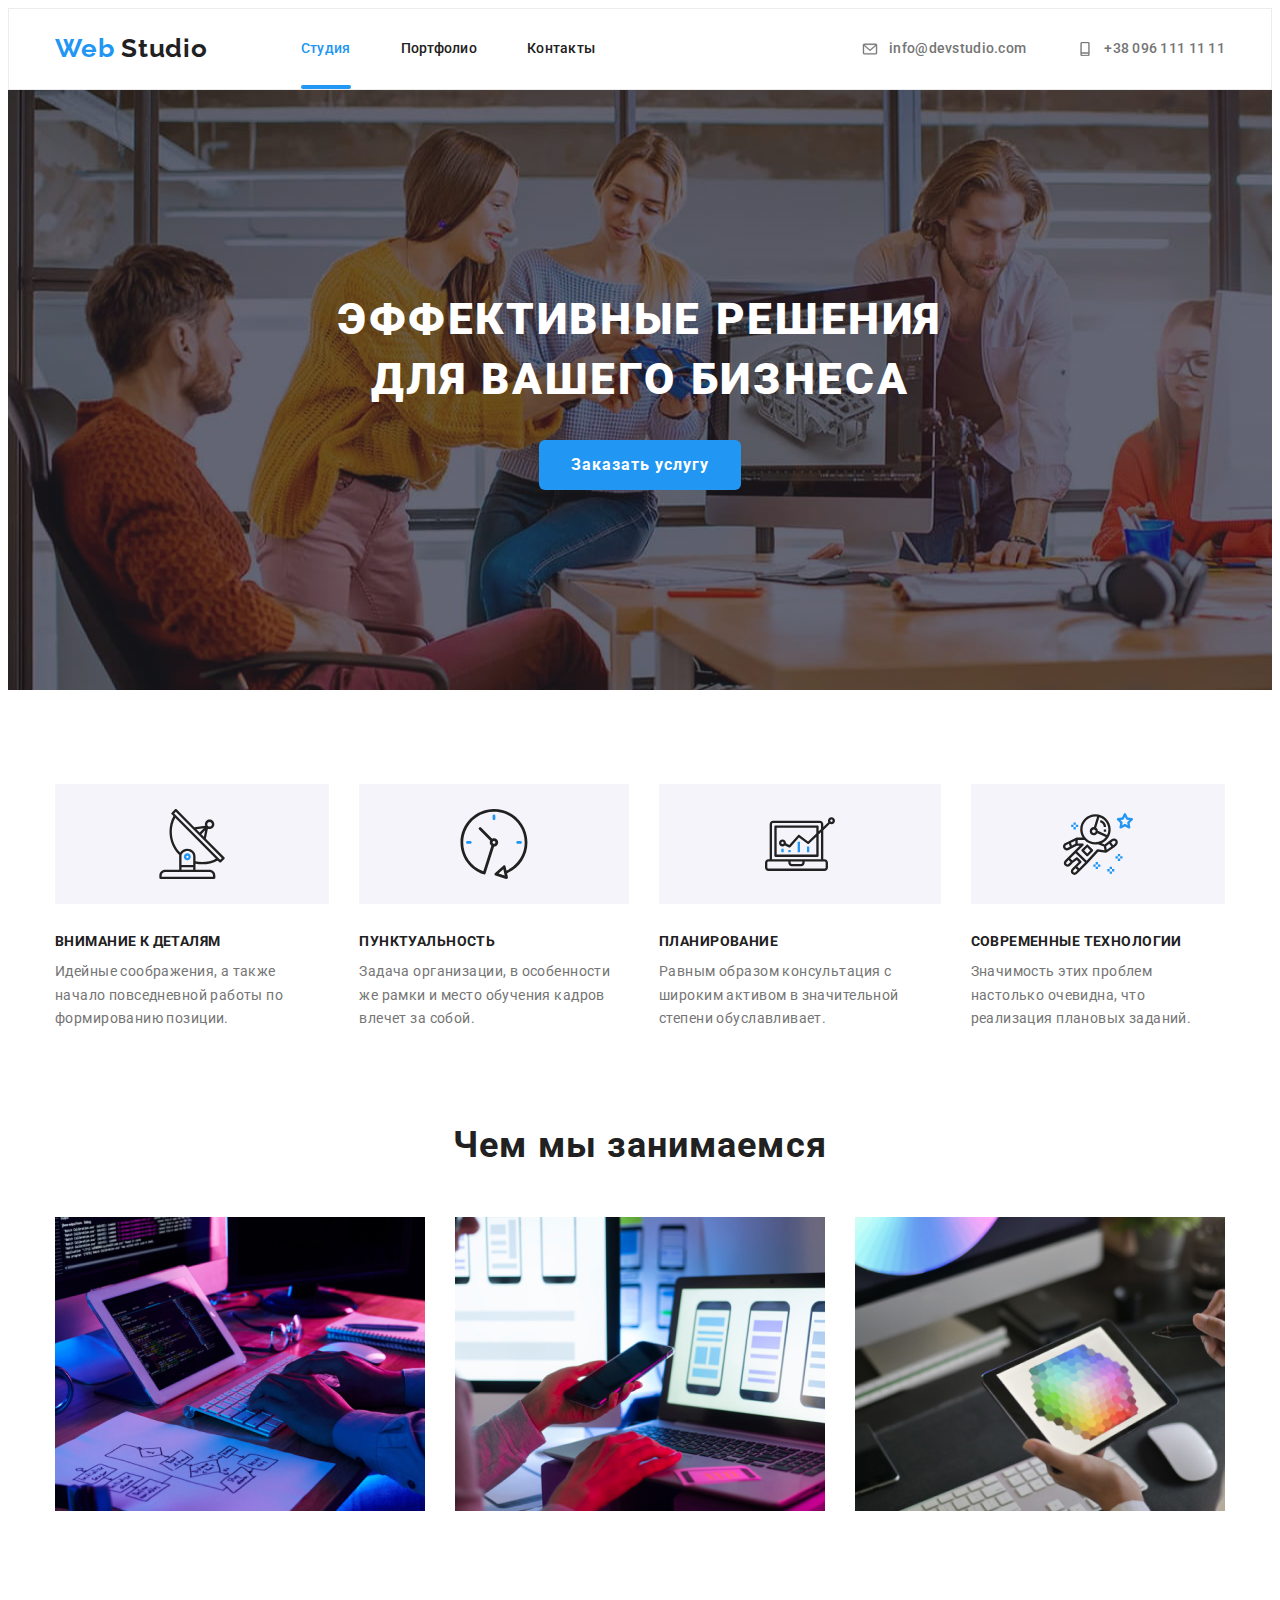
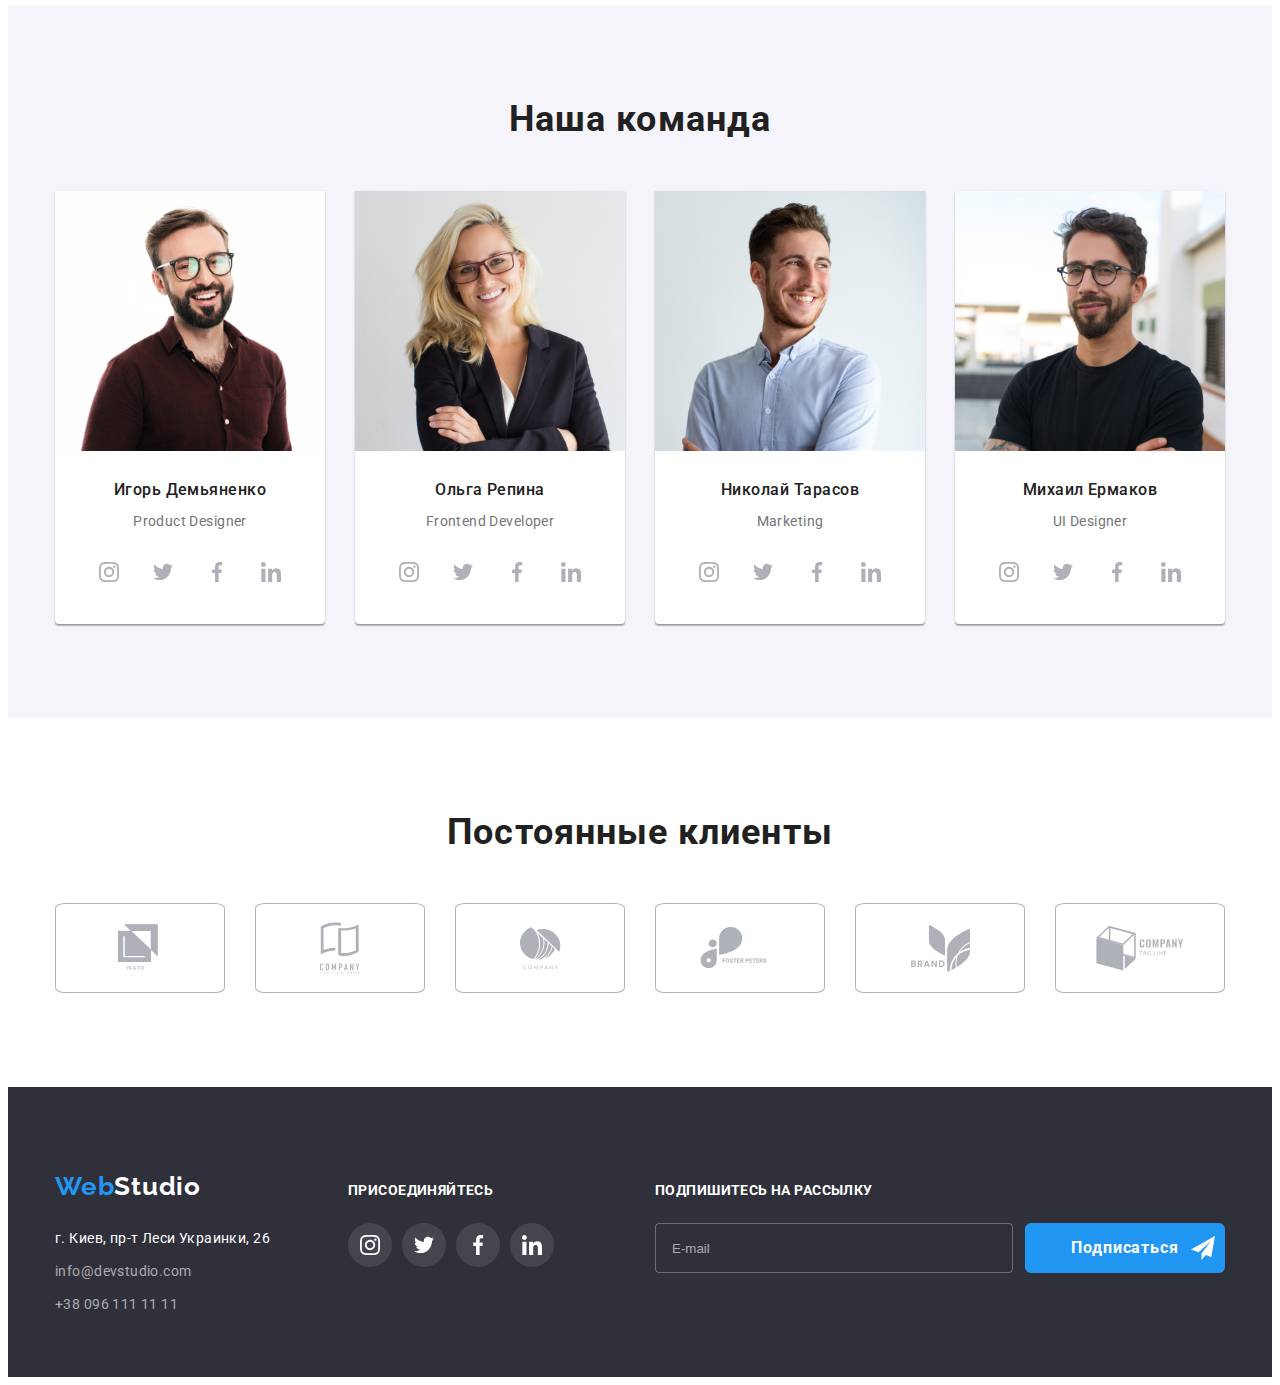
<file: index.html>
<!DOCTYPE html>
<html lang="ru">
  <head>
    <meta charset="UTF-8" />
    <meta name="viewport" content="width=device-width, initial-scale=1.0" />
    <title>Document</title>
    <link rel="preconnect" href="https://fonts.gstatic.com">
    <link rel="preconnect" href="https://fonts.gstatic.com">
    <link rel="preconnect" href="https://fonts.gstatic.com">
    <link href="https://fonts.googleapis.com/css2?family=Raleway:wght@700&family=Roboto:wght@400;500;700;900&display=swap" rel="stylesheet">
    <link rel="stylesheet" href="https://cdnjs.cloudflare.com/ajax/libs/modern-normalize/1.0.0/modern-normalize.min.css" integrity="sha512-ISS7cAi1PEhQ8jnbJpJZMd29NlhNj4AWYyLOSp2CE/CsHxTCu+r+t0D2yoJudVrd0/8fTVPUVDzY5Tvli75u/g==" crossorigin="anonymous" />
    <link rel="stylesheet" href="./css/styles.css">
  </head>
  <body class="page">
    <!-- Шапка сайта -->
    <header class="header">
      <div class="container main-nav">
        <nav class="site-menu">
          <a href="./index.html" class="logo link"><span class="logo-item">Web</span> Studio</a>
          <ul class="site-nav list">
            <li class="item"><a href="" class="link current menu-link">Студия</a></li>
            <li class="item"><a href="./portfolio.html" class="link">Портфолио</a></li>
            <li class="item"><a href="" class="link">Контакты</a></li>
          </ul>
        </nav>  
      

          <ul class="auth-nav list contacts-list">
            <li class="item contacts-item"><a href="mailto:info@devstudio.com" class="login-button link contacts-link">
              <svg class="icon">
                <use href="./images/sprite.svg.svg#icon-envelope"></use>
              </svg>
              info@devstudio.com</a></li>
            <li class="item contacts-item"><a href="tel:+380961111111" class="login-button link contacts-link">
              <svg class="icon">
                <use href="./images/sprite.svg.svg#icon-smartphone"></use>
              </svg>
              +38 096 111 11 11</a>
            </li>
          </ul>
      </div>
      
    </header>

    <main>
      <!-- Секция Герой -->
      
      <section class="hero">
        <h1 class="hero-title">Эффективные решения для вашего бизнеса</h1>
        <button class="button" data-modal-open aria-label="Заказать услугу">Заказать услугу</button>
      </section>
    

      <!-- Секция Преимущества -->
      <section class="section">
        <div class="container">

        <ul class="list feature-list">
          <li class="item">
            <div class="feature-icon">
              <svg width="70px" height="70px">
                <use href="./images/sprite.svg.svg#icon-antenna"></use>
              </svg>
            </div>
            <h3 class= "subtitle">Внимание к деталям</h3>
            <p>
                Идейные соображения, а также начало повседневной работы по формированию позиции.
            </p>
          
          </li>
          <li class="item">
            <div class="feature-icon">
              <svg width="70px" height="70px">
                <use href="./images/sprite.svg.svg#icon-clock"></use>
              </svg>
            </div>
            <h3 class= "subtitle">Пунктуальность</h3>
            <p>
                Задача организации, в особенности же рамки и место обучения кадров влечет за собой.
            </p>
          </li>
          <li class="item">
            <div class="feature-icon">
              <svg width="70px" height="70px">
                <use href="./images/sprite.svg.svg#icon-diagram"></use>
              </svg>
            </div>
            <h3 class= "subtitle">Планирование</h3>
            <p>
                Равным образом консультация с широким активом в значительной степени обуславливает.
            </p>
          </li>
          <li class="item">
            <div class="feature-icon">
              <svg width="70px" height="70px">
                <use href="./images/sprite.svg.svg#icon-astronaut"></use>
              </svg>
            </div>
            <h3 class= "subtitle">Современные технологии</h3>
            <p>
                Значимость этих проблем настолько очевидна, что реализация плановых заданий.
            </p>
          </li>
        </ul>
      </div>
      </section>

      <!-- Секция Род деятельности -->
      <section class="section section-activity">
        <div class="container-activity">
        <h2 class= "section-title">Чем мы занимаемся</h2>

        <ul class="list feature-list">
          <li class="item-activity">
            <img src="./images/box-1.jpg" alt= "" width="370" height="295"/>
          </li>
          <li class="item mobil-activity">
            <img src="./images/box-2.jpg" alt= "" width="370" height="295"/>
          </li>
          <li class="item designer-activity">
            <img src="./images/box-3.jpg" alt= "" width="370" height="295"/>
          </li>
        </ul>
      </div>
      </section>

      <!-- Секция Команда -->
      <section class="section-team">
        <div class="container">
        <h2 class= "section-title">Наша команда</h2>
        <ul class="list team-card">

          <li class="team-item">
            <div class="card-thumb">
              <img src="./images/person1.jpg" alt= "" width="270"/>
            </div>

            <div class="card-content">
              <h3 class= "subtitle-command">Игорь Демьяненко</h3>
              <p class="card-text">
                Product Designer
              </p>
              <ul class="list social-icons">
                <li class="social-icons-item">
                  <a href="" class="social-icons-link" target="_blank" rel="noopener noreferrer">
                    <svg class="icon">
                      <use href="./images/sprite.svg.svg#icon-instagram"></use>
                    </svg>
                  </a>
                </li>

                <li class="social-icons-item">
                  <a href="" class="social-icons-link" target="_blank" rel="noopener noreferrer">
                    <svg class="icon">
                      <use href="./images/sprite.svg.svg#icon-twitter"></use>
                    </svg>
                  </a>
                </li>

                <li class="social-icons-item">
                  <a href="" class="social-icons-link" target="_blank" rel="noopener noreferrer">
                    <svg class="icon">
                      <use href="./images/sprite.svg.svg#icon-facebook"></use>
                    </svg>
                  </a>
                </li>

                <li class="social-icons-item">
                  <a href="" class="social-icons-link" target="_blank" rel="noopener noreferrer">
                    <svg class="icon">
                      <use href="./images/sprite.svg.svg#icon-linkedin"></use>
                    </svg>
                  </a>
                </li>
              </ul>
            </div>
          </li>

          <li class="team-item">
            <div class="card-thumb">
            <img src="./images/person2.jpg" alt= "" width="270"/>
          </div>
          <div class="card-content">
            <h3 class= "subtitle-command">Ольга Репина</h3>
            <p class="card-text">
                Frontend Developer
            </p>
            <ul class="list social-icons">
              <li class="social-icons-item">
                <a href="" class="social-icons-link" target="_blank" rel="noopener noreferrer">
                  <svg class="icon">
                    <use href="./images/sprite.svg.svg#icon-instagram"></use>
                  </svg>
                </a>
              </li>

              <li class="social-icons-item">
                <a href="" class="social-icons-link" target="_blank" rel="noopener noreferrer">
                  <svg class="icon">
                    <use href="./images/sprite.svg.svg#icon-twitter"></use>
                  </svg>
                </a>
              </li>

              <li class="social-icons-item">
                <a href="" class="social-icons-link" target="_blank" rel="noopener noreferrer">
                  <svg class="icon">
                    <use href="./images/sprite.svg.svg#icon-facebook"></use>
                  </svg>
                </a>
              </li>

              <li class="social-icons-item">
                <a href="" class="social-icons-link" target="_blank" rel="noopener noreferrer">
                  <svg class="icon">
                    <use href="./images/sprite.svg.svg#icon-linkedin"></use>
                  </svg>
                </a>
              </li>
            </ul>
          </div>
            </li>

            <li class="team-item">
              <div class="card-thumb">
            <img src="./images/person3.jpg" alt= "" width="270"/>
          </div>
          <div class="card-content">
            <h3 class= "subtitle-command">Николай Тарасов</h3>
            <p class="card-text">
                Marketing
            </p>
            <ul class="list social-icons">
              <li class="social-icons-item">
                <a href="" class="social-icons-link" target="_blank" rel="noopener noreferrer">
                  <svg class="icon">
                    <use href="./images/sprite.svg.svg#icon-instagram"></use>
                  </svg>
                </a>
              </li>

              <li class="social-icons-item">
                <a href="" class="social-icons-link" target="_blank" rel="noopener noreferrer">
                  <svg class="icon">
                    <use href="./images/sprite.svg.svg#icon-twitter"></use>
                  </svg>
                </a>
              </li>

              <li class="social-icons-item">
                <a href="" class="social-icons-link" target="_blank" rel="noopener noreferrer">
                  <svg class="icon">
                    <use href="./images/sprite.svg.svg#icon-facebook"></use>
                  </svg>
                </a>
              </li>

              <li class="social-icons-item">
                <a href="" class="social-icons-link" target="_blank" rel="noopener noreferrer">
                  <svg class="icon">
                    <use href="./images/sprite.svg.svg#icon-linkedin"></use>
                  </svg>
                </a>
              </li>
            </ul>
          </div>
            </li>

            <li class="team-item">
              <div class="card-thumb">
            <img src="./images/person4.jpg" alt= "" width="270"/>
          </div>
          <div class="card-content">
            <h3 class= "subtitle-command">Михаил Ермаков</h3>
            <p class="card-text">
                UI Designer
            </p>
            <ul class="list social-icons">
              <li class="social-icons-item">
                <a href="" class="social-icons-link" target="_blank" rel="noopener noreferrer">
                  <svg class="icon">
                    <use href="./images/sprite.svg.svg#icon-instagram"></use>
                  </svg>
                </a>
              </li>

              <li class="social-icons-item">
                <a href="" class="social-icons-link" target="_blank" rel="noopener noreferrer">
                  <svg class="icon">
                    <use href="./images/sprite.svg.svg#icon-twitter"></use>
                  </svg>
                </a>
              </li>

              <li class="social-icons-item">
                <a href="" class="social-icons-link" target="_blank" rel="noopener noreferrer">
                  <svg class="icon">
                    <use href="./images/sprite.svg.svg#icon-facebook"></use>
                  </svg>
                </a>
              </li>

              <li class="social-icons-item">
                <a href="" class="social-icons-link" target="_blank" rel="noopener noreferrer">
                  <svg class="icon">
                    <use href="./images/sprite.svg.svg#icon-linkedin"></use>
                  </svg>
                </a>
              </li>
            </ul>
          </div>
            </li>
          </ul>
        </div>
      </section>
      <!-- Секция Постоянные клиенты -->
      <section class="section">
        <div class="container">
          <h2 class= "section-title">Постоянные клиенты</h2>
          <ul class="list clients-icon">
            <li class="clients-icon-item">
              <a href="" class="clients-icon-link" target="_blank" rel="noopener noreferrer">
                <svg class="icon" width="44px" height= "49px">
                  <use href="./images/sprite.svg#icon-logo-one"></use>
                </svg>
              </a>
            </li>

            <li class="clients-icon-item">
              <a href="" class="clients-icon-link" target="_blank" rel="noopener noreferrer">
                <svg class="icon" width="40px" height= "52px">
                  <use href="./images/sprite.svg#icon-logo-two"></use>
                </svg>
              </a>
            </li>

            <li class="clients-icon-item">
              <a href="" class="clients-icon-link" target="_blank" rel="noopener noreferrer">
                <svg class="icon" width="41px" height= "43px">
                  <use href="./images/sprite.svg#icon-logo-three"></use>
                </svg>
              </a>
            </li>

            <li class="clients-icon-item">
              <a href="" class="clients-icon-link" target="_blank" rel="noopener noreferrer">
                <svg class="icon" width="80px" height= "42px">
                  <use href="./images/sprite.svg#icon-logo-four"></use>
                </svg>
              </a>
            </li>

            <li class="clients-icon-item">
              <a href="" class="clients-icon-link" target="_blank" rel="noopener noreferrer">
                <svg class="icon" width="59px" height= "47px">
                  <use href="./images/sprite.svg#icon-logo-five"></use>
                </svg>
              </a>
            </li>

            <li class="clients-icon-item">
              <a href="" class="clients-icon-link" target="_blank" rel="noopener noreferrer">
                <svg class="icon" width="88px" height= "45px">
                  <use href="./images/sprite.svg#icon-logo-six"></use>
                </svg>
              </a>
            </li>
          </ul>
        </div>
        </section>
    </main>

    <!-- Футер -->
    <footer class="footer-menu">
      <div class="footer-container">
        <div class="footer-item">
        <a href="./index.html" class="logo link"><span class="logo-item">Web</span><span class="logo-second-item link">Studio</span></a>
        <address>
          <ul class="list">
            <li>
              <a href="https://goo.gl/maps/czeh93m7qPAMvrU47" class="footer-contact link" target="_blank" rel="nooperen noreferrer">г. Киев, пр-т Леси Украинки, 26</a> 
            </li>
            <li><a href="mailto:info@devstudio.com" class="footer-button footer-mail link">info@devstudio.com</a></li>
            <li><a href="tel:+380961111111" class="footer-button link">+38 096 111 11 11</a></li>
          </ul>
        </address>
        </div>

        <div class="footer-item-link">
          <h3 class="footer-subtitle">Присоединяйтесь</h3>
            <ul class="list social-icons">
              <li class="social-icons-item">
                <a href="" class="footer-icons-link fon" target="_blank" rel="noopener noreferrer">
                  <svg class="icon">
                    <use href="./images/sprite.svg.svg#icon-instagram"></use>
                  </svg>
                </a>
              </li>

              <li class="social-icons-item">
                <a href="" class="footer-icons-link fon" target="_blank" rel="noopener noreferrer">
                  <svg class="icon">
                    <use href="./images/sprite.svg.svg#icon-twitter"></use>
                  </svg>
                </a>
              </li>

              <li class="social-icons-item">
                <a href="" class="footer-icons-link fon" target="_blank" rel="noopener noreferrer">
                  <svg class="icon">
                    <use href="./images/sprite.svg.svg#icon-facebook"></use>
                  </svg>
                </a>
              </li>

              <li class="social-icons-item">
                <a href="" class="footer-icons-link fon" target="_blank" rel="noopener noreferrer">
                  <svg class="icon">
                    <use href="./images/sprite.svg.svg#icon-linkedin"></use>
                  </svg>
                </a>
              </li>
            </ul>
          </h3>
        </div>
        <div class="footer-form">
          <form>
            <h3 class="footer-subtitle">Подпишитесь на рассылку</h3>
            <div class="form">
              <input class="form-field"
              type="email" 
              name="e-mail" 
              id="mail"
              placeholder="E-mail"
              pattern="^[a-zA-Z]+$">
              <div class="footer-form-part">
                <button class="button footer-form-button" aria-label="Подписаться" type="submit">Подписаться
                <svg class="form-footer-icon">
                <use href="./images/sprite.svg#icon-icon-send"></use>
                </svg>
              </button>
              </div>
            </div>
          </form>
        </div>
      </div>  
    </footer>

    <!-- Модалка -->
    <div class="backdrop is-hidden" data-modal>
      <div class="modal">
        <p class="form-text">Оставьте свои данные, мы вам перезвоним</p>
        <button class="close-modal-icon" data-modal-close>
          <span class="close-icon"></span>
        </button>
          <div class="modal-div">
           <form class="modal-form">
             <div class="modal-field">
                <label class="form-label" for="name">Имя</label>
                <input class="form-input" 
                  type="text"
                  name="name"
                  id="name"
                  placeholder=" "
                  />
                  <span class="modal-icon-color">
                    <svg class="modal-icon">
                    <use href="./images/sprite.svg#icon-person-black-18dp-1"></use>
                    </svg>
                  </span>
              </div>
              
              <div class="modal-field">
                <label class="form-label" for="tel">Телефон</label>
                <input class="form-input" 
                  type="tel"
                  name="tel"
                  id="tel"
                  placeholder=" "
                  />
                  <span class="modal-icon-color">
                    <svg class="modal-icon">
                    <use href="./images/sprite.svg#icon-phone-black-18dp-1"></use>
                    </svg>
                  </span>
              </div>

              <div class="modal-field">
                <label class="form-label" for="email">Почта</label>
                <input class="form-input" 
                  type="email"
                  name="email"
                  id="email"
                  placeholder=" "
                  />
                  <span class="modal-icon-color">
                    <svg class="modal-icon">
                    <use href="./images/sprite.svg#icon-email-black-18dp-1"></use>
                    </svg>
                  </span>
              </div>

              <label class="form-label">
                Комментарий
                <textarea class="form-input-text" name="feedback" rows="5" placeholder="Введите текст"></textarea>
              </label>

              <label class="form-label-checkbox check"> 
                <input class="check-input" type="checkbox" />
                <span class="check-box"></span>
                Соглашаюсь с рассылкой и принимаю 
                <span>
                  <a class="label-color" href="">Условия договора</a>
                </span>
              </label>
             
              <button class="button button-form" type="submit">Отправить</button>
              
           </form>
          </div>
      </div>
    </div>
    <script src="./js/script.js"></script>
  </body>
</html>
</file>
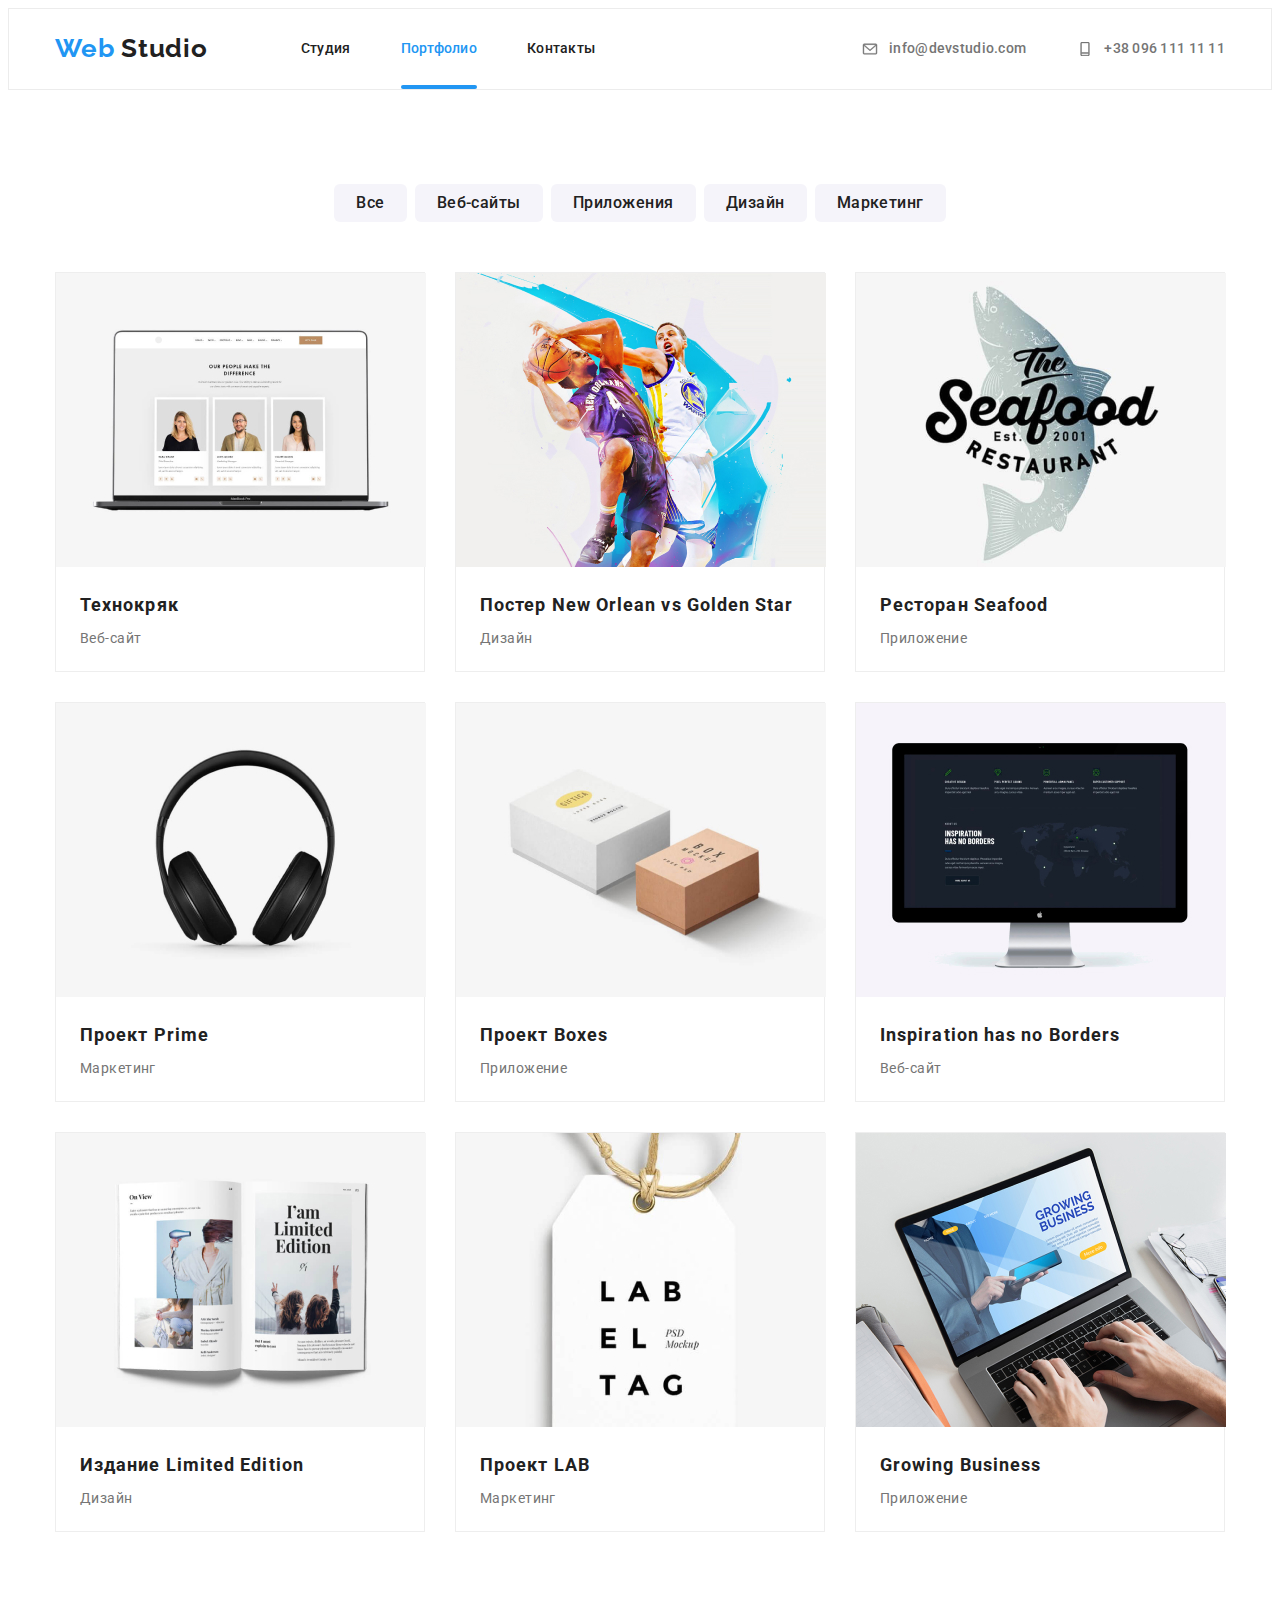
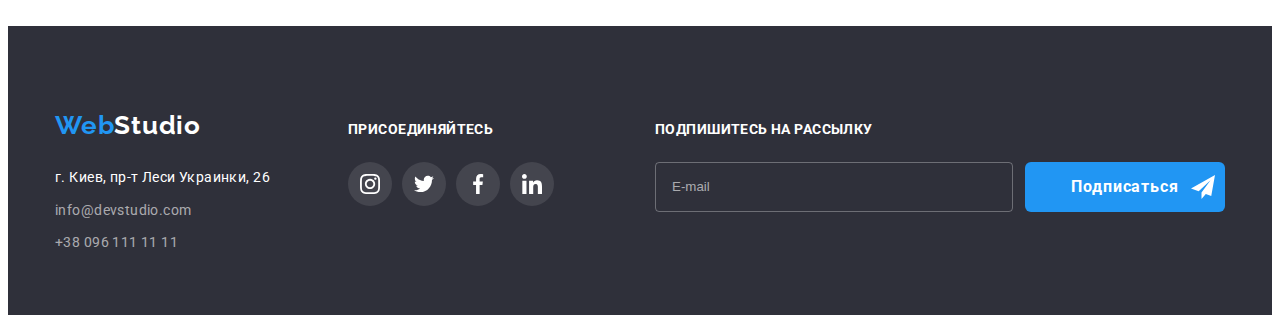
<file: portfolio.html>
<!DOCTYPE html>
<html lang="ru">
  <head>
    <meta charset="UTF-8" />
    <meta name="viewport" content="width=device-width, initial-scale=1.0" />
    <title>Document</title>
    <link rel="preconnect" href="https://fonts.gstatic.com">
    <link rel="preconnect" href="https://fonts.gstatic.com">
    <link rel="preconnect" href="https://fonts.gstatic.com">
    <link href="https://fonts.googleapis.com/css2?family=Raleway:wght@700&family=Roboto:wght@400;500;700;900&display=swap" rel="stylesheet">
    <link rel="stylesheet" href="https://cdnjs.cloudflare.com/ajax/libs/modern-normalize/1.0.0/modern-normalize.min.css" integrity="sha512-ISS7cAi1PEhQ8jnbJpJZMd29NlhNj4AWYyLOSp2CE/CsHxTCu+r+t0D2yoJudVrd0/8fTVPUVDzY5Tvli75u/g==" crossorigin="anonymous" />
    <link rel="stylesheet" href="./css/styles.css">
  </head>
  <body class="page">
    <!-- Шапка сайта -->
    <header class="header">
      <div class="container main-nav">
        <nav class="site-menu">
          <a href="./index.html" class="logo link"><span class="logo-item">Web</span> Studio</a>
          <ul class="site-nav list">
            <li class="item"><a href="./index.html" class="link">Студия</a></li>
            <li class="item"><a href="./portfolio.html" class="link current menu-link">Портфолио</a></li>
            <li class="item"><a href="" class="link">Контакты</a></li>
          </ul>
        </nav>  
      

          <ul class="auth-nav list contacts-list">
            <li class="item contacts-item"><a href="mailto:info@devstudio.com" class="login-button link contacts-link">
              <svg class="icon">
                <use href="./images/sprite.svg.svg#icon-envelope"></use>
              </svg>
              info@devstudio.com</a></li>
            <li class="item contacts-item"><a href="tel:+380961111111" class="login-button link contacts-link">
              <svg class="icon">
                <use href="./images/sprite.svg.svg#icon-smartphone"></use>
              </svg>
              +38 096 111 11 11</a>
            </li>
          </ul>
      </div>
      
    </header>

    <main>
        <!-- Секция Портфолио -->
        <section class="section">
          <div class="container">
            <h1 class="visually-hidden">Примеры работ</h1>
            <ul class="list flex-btn">
              <li class="buttons-item"><button class="set-buttons">Все</button></li>
              <li class="buttons-item"><button class="set-buttons">Веб-сайты</button></li>
              <li class="buttons-item"><button class="set-buttons">Приложения</button></li>
              <li class="buttons-item"><button class="set-buttons">Дизайн</button></li>
              <li class="buttons-item"><button class="set-buttons">Маркетинг</button></li>
            </ul>
          
              <ul class="list card-set">
                  <li class="flex-element">
                    <div class="product-thumb">
                      <a href="" ><img src="./images-portfolio/website-1.jpg" alt= "" width="370" height="295"></a>
                    
                      <div class="product-information">
                        <p class="label">Технокряк это современная площадка распространения коронавируса. Компании используют эту платформу для цифрового шпионажа и атак на защищённые сервера конкурентов.</p>
                      </div>
                    </div>
                      <div class="card-item">
                      <h2 class= "additional-title">Технокряк</h2>
                      <p>Веб-сайт</p>
                      </div>
                  
                  </li>

                  <li class=flex-element>
                    <div class="product-thumb">
                      <a href="" ><img src="./images-portfolio/website-2.jpg" alt= "" width="370" height="295"></a>

                      <div class="product-information">
                      <p class="label">Технокряк это современная площадка распространения коронавируса. Компании используют эту платформу для цифрового шпионажа и атак на защищённые сервера конкурентов.</p>
                      </div>
                  </div>
                    <div class="card-item">
                      <h2 lang="en" class= "additional-title">Постер New Orlean vs Golden Star</h2>
                      <p>Дизайн</p>
                    </div>
                  </li>

                  <li class=flex-element>
                    <div class="product-thumb">
                      <a href="" ><img src="./images-portfolio/website-3.jpg" alt= "" width="370" height="295"></a>

                      <div class="product-information">
                      <p class="label">Технокряк это современная площадка распространения коронавируса. Компании используют эту платформу для цифрового шпионажа и атак на защищённые сервера конкурентов.</p>
                      </div>
                  </div>
                    <div class="card-item">
                      <h2 class= "additional-title">Ресторан Seafood</h2>
                      <p>Приложение</p>
                    </div> 
                  </li>

                  <li class=flex-element>
                    <div class="product-thumb">
                      <a href="" ><img src="./images-portfolio/website-4.jpg" alt= "" width="370" height="295"></a> 
                      <div class="product-information">
                      <p class="label">Технокряк это современная площадка распространения коронавируса. Компании используют эту платформу для цифрового шпионажа и атак на защищённые сервера конкурентов.</p>
                      </div>
                  </div>
                    <div class="card-item">
                      <h2 class= "additional-title">Проект Prime</h2>
                     <p>Маркетинг</p>
                    </div>
                  </li>

                  <li class=flex-element>
                    <div class="product-thumb">
                      <a href="" ><img src="./images-portfolio/website-5.jpg" alt= "" width="370" height="295"></a>
                      <div class="product-information">
                      <p class="label">Технокряк это современная площадка распространения коронавируса. Компании используют эту платформу для цифрового шпионажа и атак на защищённые сервера конкурентов.</p>
                      </div>
                  </div>
                    <div class="card-item"> 
                      <h2 class= "additional-title">Проект Boxes</h2>
                      <p>Приложение</p>
                    </div>
                  </li>

                  <li class=flex-element>
                    <div class="product-thumb">
                      <a href="" ><img src="./images-portfolio/website-6.jpg" alt= "" width="370" height="295"></a>
                      <div class="product-information">
                      <p class="label">Технокряк это современная площадка распространения коронавируса. Компании используют эту платформу для цифрового шпионажа и атак на защищённые сервера конкурентов.</p>
                      </div>
                  </div> 
                    <div class="card-item">
                      <h2 lang="en" class= "additional-title">Inspiration has no Borders</h2>
                      <p>Веб-сайт</p>
                    </div>
                  </li>

                  <li class=flex-element>
                    <div class="product-thumb">
                      <a href="" ><img src="./images-portfolio/website-7.jpg" alt= "" width="370" height="295"></a>
                      <div class="product-information">
                      <p class="label">Технокряк это современная площадка распространения коронавируса. Компании используют эту платформу для цифрового шпионажа и атак на защищённые сервера конкурентов.</p>
                      </div>
                  </div> 
                    <div class="card-item">
                      <h2 class= "additional-title">Издание Limited Edition</h2>
                      <p>Дизайн</p>
                    </div>
                  </li>

                  <li class=flex-element>
                    <div class="product-thumb">
                      <a href="" ><img src="./images-portfolio/website-8.jpg" alt= "" width="370" height="295"></a> 
                      <div class="product-information">
                      <p class="label">Технокряк это современная площадка распространения коронавируса. Компании используют эту платформу для цифрового шпионажа и атак на защищённые сервера конкурентов.</p>
                      </div>
                    </div>
                    <div class="card-item">
                      <h2 class= "additional-title">Проект LAB</h2>
                      <p>Маркетинг</p>
                    </div>
                  </li>

                  <li class=flex-element>
                    <div class="product-thumb">
                      <a href="" ><img src="./images-portfolio/website-9.jpg" alt= "" width="370" height="295"></a> 
                      <div class="product-information">
                      <p class="label">Технокряк это современная площадка распространения коронавируса. Компании используют эту платформу для цифрового шпионажа и атак на защищённые сервера конкурентов.</p>
                      </div>
                  </div>
                    <div class="card-item">
                      <h2 lang="en" class= "additional-title">Growing Business</h2>
                      <p>Приложение</p>
                    </div>
                  </li>
              </ul>
            </div>
          </div>
        </section>
    </main>

    <!-- Футер -->
    <footer class="footer-menu">
      <div class="footer-container">
        <div class="footer-item">
        <a href="./index.html" class="logo link"><span class="logo-item">Web</span><span class="logo-second-item link">Studio</span></a>
        <address>
          <ul class="list">
            <li>
              <a href="https://goo.gl/maps/czeh93m7qPAMvrU47" class="footer-contact link" target="_blank" rel="nooperen noreferrer">г. Киев, пр-т Леси Украинки, 26</a> 
            </li>
            <li><a href="mailto:info@devstudio.com" class="footer-button footer-mail link">info@devstudio.com</a></li>
            <li><a href="tel:+380961111111" class="footer-button link">+38 096 111 11 11</a></li>
          </ul>
        </address>
        </div>

        <div class="footer-item-link">
          <h3 class="footer-subtitle">Присоединяйтесь</h3>
            <ul class="list social-icons">
              <li class="social-icons-item">
                <a href="" class="footer-icons-link fon" target="_blank" rel="noopener noreferrer">
                  <svg class="icon">
                    <use href="./images/sprite.svg.svg#icon-instagram"></use>
                  </svg>
                </a>
              </li>

              <li class="social-icons-item">
                <a href="" class="footer-icons-link fon" target="_blank" rel="noopener noreferrer">
                  <svg class="icon">
                    <use href="./images/sprite.svg.svg#icon-twitter"></use>
                  </svg>
                </a>
              </li>

              <li class="social-icons-item">
                <a href="" class="footer-icons-link fon" target="_blank" rel="noopener noreferrer">
                  <svg class="icon">
                    <use href="./images/sprite.svg.svg#icon-facebook"></use>
                  </svg>
                </a>
              </li>

              <li class="social-icons-item">
                <a href="" class="footer-icons-link fon" target="_blank" rel="noopener noreferrer">
                  <svg class="icon">
                    <use href="./images/sprite.svg.svg#icon-linkedin"></use>
                  </svg>
                </a>
              </li>
            </ul>
          </h3>
        </div>
        <div class="footer-form">
          <form>
            <h3 class="footer-subtitle">Подпишитесь на рассылку</h3>
            <div class="form">
              <input class="form-field"
              type="text" 
              name="e-mail" 
              id="mail"
              placeholder="E-mail"
              pattern="^[a-zA-Z]+$">
              <div class="footer-form-part">
                <button class="button footer-form-button" aria-label="Подписаться" type="submit">Подписаться
                <svg class="form-footer-icon">
                <use href="./images/sprite.svg#icon-icon-send"></use>
                </svg>
              </button>
              </div>
            </div>
          </form>
        </div>
      </div>  
    </footer>
    <script src="./js/script.js"></script>
  </body>
</html>
</file>
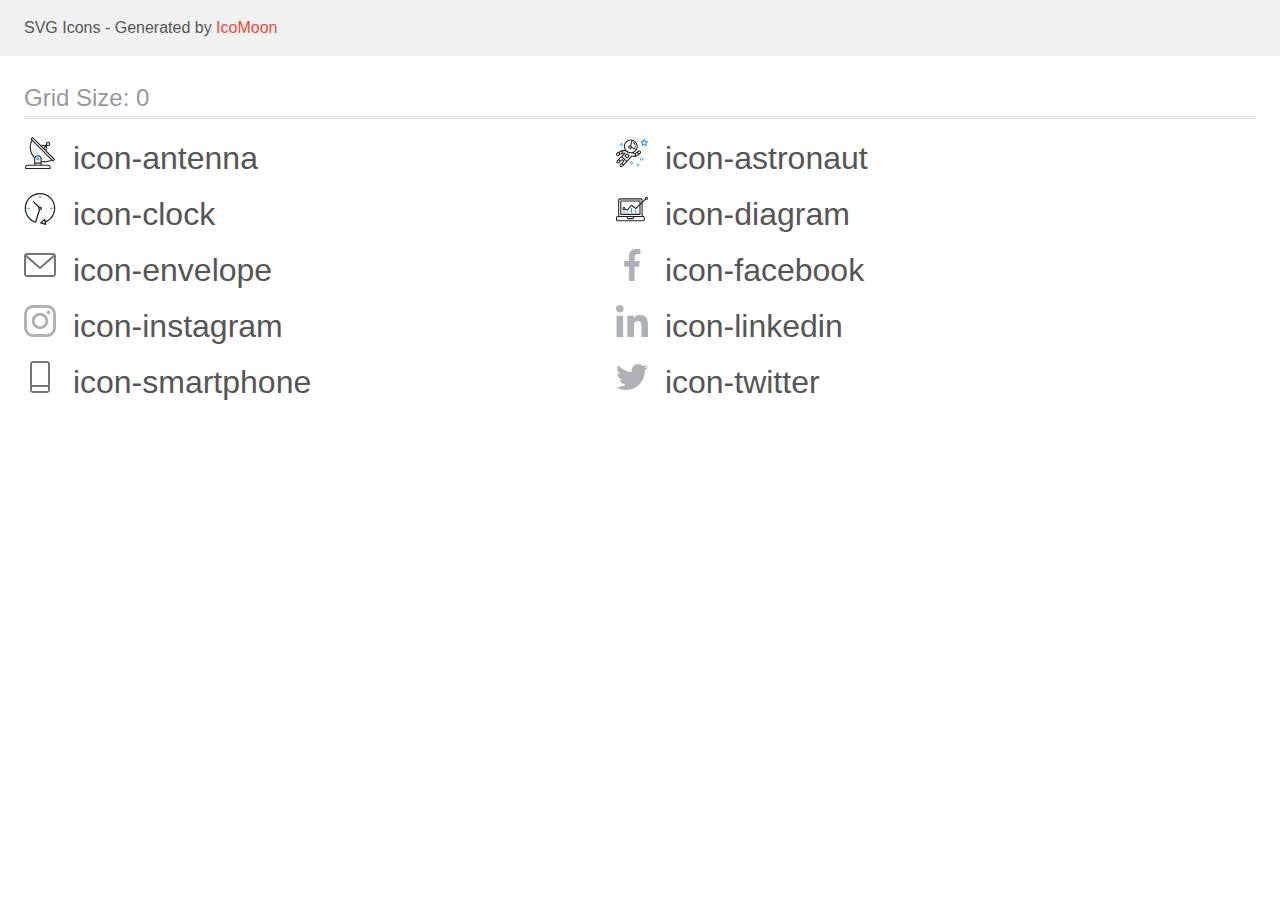
<file: images/icomoon/demo.html>
<!doctype html>
<html>
<head>
    <title>IcoMoon - SVG Icons</title>
    <meta charset="utf-8">
    <meta name="viewport" content="width=device-width, initial-scale=1">
    <link rel="stylesheet" href="demo-files/demo.css">
    <link rel="stylesheet" href="style.css">
</head>
<body>
<svg aria-hidden="true" style="position: absolute; width: 0; height: 0; overflow: hidden;" version="1.1" xmlns="http://www.w3.org/2000/svg" xmlns:xlink="http://www.w3.org/1999/xlink">
<defs>
<symbol id="icon-antenna" viewBox="0 0 32 32">
<path fill="#212121" style="fill: var(--color1, #212121)" d="M30.773 22.098l-8.443-8.505 0.937-4.616c0.225 0.090 0.485 0.144 0.758 0.146h0.007c0.008 0 0.017 0 0.026 0 1.192 0 2.159-0.967 2.159-2.159s-0.967-2.159-2.159-2.159c-1.192 0-2.159 0.967-2.159 2.159 0 0.259 0.046 0.508 0.13 0.739l-0.005-0.015-4.96 0.606-8.091-8.133c-0.096-0.098-0.229-0.159-0.376-0.16h-0c-0.14 0.001-0.274 0.057-0.373 0.155l-1.512 1.504c-0.096 0.097-0.156 0.23-0.156 0.377s0.060 0.281 0.156 0.377v0l0.814 0.825c-1.143 2.062-1.816 4.522-1.816 7.139 0 4.106 1.656 7.824 4.336 10.525l-0.001-0.001c0.043 0.041 0.092 0.074 0.146 0.097-0.032 0.164-0.051 0.353-0.052 0.546v6.188h-6.4c-1.472 0.001-2.666 1.194-2.667 2.666v1.067c0 0.295 0.239 0.534 0.534 0.534h24.534c0.294 0 0.533-0.239 0.533-0.534v-1.067c-0.002-1.472-1.195-2.665-2.666-2.666h-6.4v-2.742c1.003 0.21 2.024 0.317 3.049 0.32 2.58-0.003 5.005-0.663 7.117-1.822l-0.077 0.039 0.818 0.823c0.099 0.101 0.235 0.159 0.376 0.16 0.14-0.001 0.274-0.057 0.373-0.155l1.512-1.504c0.096-0.097 0.156-0.23 0.156-0.377s-0.060-0.281-0.156-0.377v0zM23.28 6.233c0.193-0.192 0.459-0.31 0.752-0.31 0.589 0 1.067 0.478 1.067 1.066s-0.477 1.066-1.067 1.066c-0 0-0 0-0 0h-0.004c-0.587-0.003-1.061-0.479-1.061-1.066 0-0.295 0.12-0.563 0.314-0.756l0-0h-0.002zM22.024 9.737l-0.598 2.946-1.175-1.183 1.774-1.763zM21.419 8.835l-1.92 1.909-1.486-1.493 3.406-0.416zM24.004 28.8c0.884 0 1.6 0.716 1.6 1.6v0 0.534h-23.466v-0.534c0-0.884 0.716-1.6 1.6-1.6v0h20.267zM16.538 26.666v1.067h-5.334v-1.067h5.334zM11.204 25.6v-4.053c0-1.294 1.196-2.346 2.667-2.346s2.667 1.053 2.667 2.346v4.053h-5.334zM17.604 23.904v-2.357c0-1.882-1.675-3.413-3.733-3.413-0.017-0-0.038-0-0.058-0-1.353 0-2.54 0.707-3.213 1.771l-0.009 0.016c-2.36-2.482-3.812-5.846-3.812-9.55 0-2.314 0.567-4.496 1.569-6.414l-0.036 0.077 18.602 18.709c-1.823 0.947-3.979 1.502-6.266 1.502-1.079 0-2.128-0.124-3.136-0.357l0.093 0.018zM28.893 23.22l-21.057-21.181 0.754-0.752 7.935 7.98c0.004 0 0.006 0.007 0.010 0.010l13.114 13.191-0.757 0.752z"></path>
<path fill="#2196f3" style="fill: var(--color2, #2196f3)" d="M13.876 20.267h-0.005c-0.001 0-0.002 0-0.002 0-0.884 0-1.6 0.716-1.6 1.6s0.715 1.599 1.597 1.6h0.005c0.001 0 0.001 0 0.002 0 0.884 0 1.6-0.716 1.6-1.6s-0.715-1.599-1.598-1.6h-0zM14.249 22.245c-0.096 0.096-0.229 0.155-0.376 0.155-0.295 0-0.534-0.239-0.534-0.534s0.238-0.533 0.532-0.533h0c0.293 0.001 0.531 0.239 0.531 0.533 0 0.148-0.060 0.282-0.157 0.378l-0 0h0.005z"></path>
</symbol>
<symbol id="icon-astronaut" viewBox="0 0 32 32">
<path fill="#2196f3" style="fill: var(--color2, #2196f3)" d="M31.974 4.524c-0.064-0.191-0.227-0.332-0.427-0.362l-0.003-0-1.911-0.278-0.855-1.731c-0.179-0.365-0.777-0.365-0.956 0l-0.855 1.731-1.911 0.278c-0.26 0.039-0.457 0.26-0.457 0.528 0 0.15 0.062 0.285 0.161 0.382l1.383 1.348-0.326 1.903c-0.034 0.2 0.048 0.402 0.212 0.522 0.166 0.12 0.383 0.135 0.562 0.040l1.709-0.899 1.709 0.899c0.072 0.038 0.157 0.061 0.247 0.061 0.295 0 0.534-0.239 0.534-0.534 0-0.031-0.003-0.062-0.008-0.092l0 0.003-0.326-1.903 1.383-1.348c0.099-0.097 0.161-0.233 0.161-0.382 0-0.059-0.009-0.115-0.027-0.168l0.001 0.004zM29.511 5.851c-0.126 0.122-0.183 0.299-0.153 0.472l0.191 1.114-1-0.526c-0.072-0.039-0.158-0.062-0.249-0.062s-0.177 0.023-0.252 0.063l0.003-0.001-1 0.526 0.191-1.114c0.005-0.027 0.008-0.059 0.008-0.091 0-0.149-0.061-0.285-0.16-0.381l-0-0-0.811-0.79 1.119-0.162c0.174-0.025 0.324-0.134 0.402-0.292l0.5-1.013 0.5 1.013c0.078 0.158 0.228 0.267 0.402 0.292l1.119 0.162-0.809 0.79zM26.134 20.522h-1.067v1.067h1.067v-1.067zM26.134 22.656h-1.067v1.066h1.067v-1.066zM27.2 21.589h-1.067v1.067h1.067v-1.067zM25.067 21.589h-1.067v1.067h1.067v-1.067zM22.4 26.389h-1.067v1.067h1.067v-1.067zM22.4 28.523h-1.067v1.067h1.067v-1.067zM23.467 27.456h-1.067v1.067h1.067v-1.067zM21.334 27.456h-1.067v1.067h1.067v-1.067zM16 24.256h-1.066v1.067h1.066v-1.067zM16 26.389h-1.066v1.067h1.066v-1.067zM17.067 25.322h-1.067v1.067h1.067v-1.067zM14.934 25.322h-1.067v1.067h1.067v-1.067zM5.867 6.122h-1.066v1.066h1.066v-1.066zM5.867 8.256h-1.066v1.066h1.066v-1.066zM6.933 7.189h-1.067v1.067h1.066v-1.067zM4.8 7.189h-1.067v1.067h1.067v-1.067z"></path>
<path fill="#212121" style="fill: var(--color1, #212121)" d="M24.715 14.16c-0.28-0.376-0.698-0.636-1.179-0.703l-0.009-0.001c-0.076-0.012-0.164-0.018-0.254-0.018-0.411 0-0.789 0.139-1.090 0.373l0.004-0.003-1.253 0.96-1.898 1.417-1.358-0.541c2.421-1.086 4.113-3.508 4.113-6.32 0-3.823-3.122-6.934-6.961-6.934s-6.961 3.11-6.961 6.934c0 1.386 0.415 2.674 1.12 3.759l-2.768-0.024c-0.009 0-0.016 0.005-0.023 0.005-0.057 0.003-0.11 0.014-0.159 0.033l0.004-0.001c-0.013 0.005-0.026 0.007-0.038 0.013-0.006 0.003-0.013 0.003-0.019 0.006l-3.233 1.596c-0 0-0.001 0-0.001 0.001l-1.893 0.91c-0.024 0.011-0.045 0.023-0.065 0.036l0.001-0.001c-0.482 0.324-0.795 0.867-0.795 1.483 0 0.297 0.073 0.577 0.201 0.823l-0.005-0.010c0.22 0.424 0.592 0.742 1.043 0.885l0.013 0.003c0.161 0.053 0.345 0.083 0.537 0.083 0.308 0 0.598-0.078 0.851-0.216l-0.009 0.005 1.388-0.738 2.264-1.169 1.357-0.008-5.442 5.415c0 0.001-0.001 0.001-0.001 0.001l-1.339 1.333c-0.303 0.299-0.491 0.714-0.491 1.173 0 0.002 0 0.003 0 0.005v-0c0.002 0.919 0.748 1.664 1.667 1.664 0.001 0 0.002 0 0.002 0h-0c0.428 0 0.854-0.162 1.18-0.485l1.314-1.309 1.741-1.3 0.901 0.897-3.102 3.088c-0.303 0.299-0.491 0.714-0.491 1.173 0 0.001 0 0.003 0 0.004v-0c0 0.445 0.174 0.864 0.49 1.179 0.302 0.3 0.717 0.485 1.176 0.485 0.001 0 0.002 0 0.003 0h-0c0.427 0 0.855-0.162 1.18-0.485l4.488-4.472c0.007-0.006 0.016-0.009 0.022-0.016l5.166-5.658 3.471 0.494c0.025 0.004 0.050 0.006 0.075 0.006 0.064 0 0.127-0.016 0.187-0.038 0.017-0.006 0.032-0.015 0.049-0.023 0.019-0.010 0.039-0.015 0.058-0.027l3.213-2.133c0.012-0.008 0.018-0.021 0.029-0.030 0.013-0.010 0.029-0.014 0.041-0.026l1.271-1.191c0.348-0.326 0.564-0.787 0.564-1.3 0-0.4-0.132-0.769-0.355-1.066l0.003 0.005zM2.13 17.77c-0.098 0.054-0.215 0.086-0.34 0.086-0.078 0-0.153-0.013-0.224-0.036l0.005 0.001c-0.294-0.093-0.504-0.364-0.504-0.683 0-0.235 0.114-0.444 0.289-0.575l0.002-0.001 1.314-0.632 0.316 0.924 0.133 0.389-0.992 0.527zM5.627 15.942l-1.548 0.8-0.255-0.746-0.184-0.537 2.027-1.001-0.040 1.484zM20.727 9.322c0 0.918-0.219 1.785-0.599 2.56l-4.181-1.899c-0.044-0.575-0.342-1.072-0.782-1.384l-0.006-0.004 1.464-4.861c2.377 0.757 4.104 2.975 4.104 5.588zM8.938 9.322c0-3.235 2.644-5.867 5.894-5.867 0.253 0 0.5 0.022 0.745 0.053l-1.432 4.753c-0.019 0-0.037-0.006-0.057-0.006-0 0-0.001 0-0.001 0-1.032 0-1.869 0.835-1.872 1.867v0c0.003 1.031 0.84 1.867 1.872 1.867 0 0 0 0 0.001 0h-0c0.695 0 1.295-0.383 1.618-0.944l3.863 1.755c-1.075 1.447-2.795 2.39-4.737 2.39-3.25 0-5.894-2.632-5.894-5.867zM14.895 10.122c0 0.441-0.362 0.8-0.806 0.8-0 0-0.001 0-0.001 0-0.443 0-0.802-0.358-0.804-0.8v-0c0-0.441 0.361-0.8 0.806-0.8s0.806 0.359 0.806 0.8zM2.464 25.146c-0.11 0.109-0.261 0.176-0.428 0.176s-0.317-0.067-0.427-0.175l0 0c-0.109-0.108-0.176-0.257-0.176-0.422s0.067-0.314 0.176-0.422l0-0 0.962-0.959 0.852 0.848-0.959 0.954zM5.678 28.88c-0.11 0.109-0.261 0.176-0.428 0.176s-0.317-0.067-0.427-0.175l0 0c-0.109-0.108-0.176-0.257-0.176-0.422s0.067-0.314 0.176-0.422l0-0 0.963-0.959 0.852 0.848-0.96 0.955zM9.16 25.411l-0.001 0.001-1.765 1.76-0.852-0.848 1.765-1.757c0.040-0.040 0.065-0.088 0.090-0.136 0.007-0.014 0.020-0.026 0.026-0.040 0.016-0.041 0.019-0.085 0.026-0.128 0.003-0.025 0.014-0.048 0.014-0.073 0-0.035-0.013-0.070-0.020-0.105-0.006-0.032-0.006-0.064-0.019-0.096-0.025-0.053-0.055-0.098-0.092-0.138l0 0c-0.010-0.012-0.014-0.026-0.025-0.038h-0.001s0-0.001-0.001-0.002l-1.607-1.6c-0.017-0.017-0.039-0.024-0.058-0.038-0.025-0.021-0.054-0.040-0.084-0.056l-0.003-0.001c-0.026-0.012-0.058-0.023-0.090-0.031l-0.003-0.001c-0.030-0.009-0.065-0.017-0.101-0.020l-0.002-0c-0.007-0-0.015-0-0.023-0-0.026 0-0.051 0.002-0.075 0.005l0.003-0c-0.036 0.005-0.069 0.009-0.104 0.021s-0.064 0.027-0.094 0.045c-0.020 0.011-0.043 0.015-0.061 0.029l-1.774 1.324-0.901-0.897 2.399-2.386 4.36 4.289-0.928 0.919zM15.979 18.394c-0.016-0.002-0.030 0.004-0.046 0.003-0.008-0-0.017-0.001-0.027-0.001-0.031 0-0.062 0.003-0.092 0.008l0.003-0c-0.070 0.011-0.132 0.035-0.187 0.070l0.002-0.001c-0.030 0.018-0.057 0.037-0.083 0.061-0.013 0.011-0.028 0.016-0.040 0.029l-4.698 5.146-4.328-4.256 2.833-2.818c0.096-0.097 0.156-0.23 0.156-0.377 0-0.295-0.239-0.534-0.534-0.534-0.001 0-0.001 0-0.002 0h0l-2.219 0.013 0.028-1.607 3.104 0.027c1.264 1.297 3.027 2.101 4.978 2.101 0.001 0 0.002 0 0.003 0h-0c0.438 0 0.864-0.046 1.28-0.122 0.040 0.032 0.080 0.064 0.129 0.085l2.41 0.96 0.152 0.758 0.178 0.886-3.003-0.427zM20.020 18.572l-0.313-1.558 1.446-1.080 0.946 1.257-2.080 1.381zM23.773 15.741l-0.837 0.785-0.931-1.236 0.831-0.637c0.155-0.119 0.351-0.168 0.543-0.143 0.193 0.027 0.364 0.128 0.48 0.284 0.088 0.117 0.141 0.265 0.141 0.426 0 0.206-0.087 0.391-0.226 0.521l-0 0z"></path>
<path fill="#212121" style="fill: var(--color1, #212121)" d="M13.602 18.544l-2.143-2.134c-0.096-0.096-0.229-0.155-0.376-0.155s-0.28 0.059-0.376 0.155l-2.143 2.133c-0.097 0.097-0.156 0.23-0.156 0.378s0.060 0.281 0.156 0.378l-0-0 2.142 2.134c0.096 0.096 0.229 0.156 0.376 0.156s0.28-0.059 0.376-0.156v0l2.143-2.134c0.097-0.097 0.157-0.23 0.157-0.378s-0.060-0.281-0.157-0.378l-0-0zM11.083 20.303l-1.387-1.381 1.386-1.381 1.387 1.381-1.387 1.381zM17.164 5.071l-0.258 1.036c0.071 0.018 1.738 0.452 1.738 2.149h1.067c0-2.017-1.666-2.965-2.547-3.184zM19.711 9.322h-1.067v1.066h1.067v-1.066z"></path>
</symbol>
<symbol id="icon-clock" viewBox="0 0 32 32">
<path fill="#212121" style="fill: var(--color1, #212121)" d="M31.296 15.301c-0.001-8.452-6.855-15.303-15.308-15.301s-15.303 6.855-15.301 15.308c0.002 6.788 4.422 12.543 10.541 14.545l0.108 0.031c0.061 0.019 0.123 0.029 0.187 0.029 0.12 0 0.238-0.032 0.342-0.094 0.135-0.080 0.236-0.207 0.283-0.357l3.865-12.25c1.054-0.004 1.906-0.859 1.906-1.913 0-1.056-0.856-1.913-1.913-1.913-0.303 0-0.59 0.071-0.845 0.196l0.011-0.005-5.106-5.107c-0.114-0.11-0.271-0.179-0.443-0.179-0.352 0-0.638 0.286-0.638 0.638 0 0.172 0.068 0.328 0.179 0.443l-0-0 5.103 5.109c-0.121 0.241-0.191 0.525-0.191 0.826 0 0.602 0.283 1.137 0.723 1.48l0.004 0.003-3.682 11.673c-7.278-2.681-11.004-10.754-8.324-18.032s10.754-11.004 18.032-8.323c7.278 2.681 11.004 10.754 8.323 18.032-1.345 3.581-4.003 6.406-7.374 7.938l-0.088 0.036-0.398-1.874c-0.063-0.291-0.318-0.506-0.624-0.506-0.164 0-0.313 0.062-0.426 0.163l0.001-0.001-3.837 3.426c-0.132 0.117-0.214 0.287-0.214 0.477 0 0.283 0.185 0.524 0.441 0.606l0.005 0.001 4.899 1.563c0.058 0.020 0.126 0.031 0.196 0.031 0.352 0 0.637-0.285 0.637-0.637 0-0.047-0.005-0.093-0.015-0.138l0.001 0.004-0.391-1.839c5.528-2.374 9.329-7.772 9.329-14.057 0-0.011 0-0.023-0-0.034v0.002zM15.992 14.664c0.352 0 0.638 0.286 0.638 0.638s-0.285 0.638-0.638 0.638v0c-0.352 0-0.638-0.286-0.638-0.638s0.286-0.638 0.638-0.638v0zM18.092 29.528l2.184-1.948 0.603 2.84-2.787-0.892z"></path>
<path fill="#2196f3" style="fill: var(--color2, #2196f3)" d="M15.354 3.185v1.275c0 0.352 0.286 0.638 0.638 0.638s0.638-0.285 0.638-0.638v0-1.275c0-0.352-0.285-0.638-0.638-0.638s-0.638 0.285-0.638 0.638v0zM3.876 14.664c-0.352 0-0.638 0.286-0.638 0.638s0.285 0.638 0.638 0.638h1.275c0.352 0 0.638-0.286 0.638-0.638s-0.285-0.638-0.638-0.638h-1.275zM28.108 15.939c0.352 0 0.638-0.286 0.638-0.638s-0.285-0.638-0.638-0.638h-1.275c-0.352 0-0.638 0.286-0.638 0.638s0.285 0.638 0.638 0.638h1.275z"></path>
</symbol>
<symbol id="icon-diagram" viewBox="0 0 32 32">
<path fill="#2196f3" style="fill: var(--color2, #2196f3)" d="M14.926 14.965h1.066v4.798h-1.066v-4.798zM19.19 17.097h1.066v2.665h-1.066v-2.665zM10.661 18.696h1.066v1.066h-1.066v-1.066zM7.463 18.163h1.066v1.599h-1.066v-1.599z"></path>
<path fill="#212121" style="fill: var(--color1, #212121)" d="M1.599 28.291h25.586c0 0 0 0 0 0 0.883 0 1.599-0.716 1.599-1.599v0-2.132c0-0.883-0.716-1.599-1.599-1.599v0h-0.533v-13.294l3.028-2.868c0.207 0.104 0.452 0.166 0.711 0.166 0.888 0 1.608-0.72 1.608-1.608s-0.72-1.608-1.608-1.608c-0.888 0-1.608 0.72-1.608 1.608 0 0.247 0.056 0.481 0.155 0.69l-0.004-0.010-2.281 2.162v-1.23c0-0.883-0.716-1.599-1.599-1.599v0h-21.323c-0.883 0-1.599 0.716-1.599 1.599v0 15.992h-0.533c-0.883 0-1.599 0.716-1.599 1.599v0 2.132c0 0.883 0.716 1.599 1.599 1.599v0zM30.384 4.837c0.294 0 0.533 0.239 0.533 0.533s-0.239 0.533-0.533 0.533v0c-0.294 0-0.533-0.239-0.533-0.533s0.239-0.533 0.533-0.533v0zM3.198 6.969c0-0.294 0.239-0.533 0.533-0.533h21.323c0.294 0 0.533 0.239 0.533 0.533v2.239l-1.066 1.013v-2.185c0-0.295-0.239-0.534-0.534-0.534h-19.189c-0.294 0-0.534 0.239-0.534 0.533v13.327c0 0.294 0.239 0.533 0.534 0.533h19.189c0.295 0 0.534-0.239 0.534-0.533v-9.675l1.066-1.010v12.283h-22.389v-15.991zM7.996 13.899c-0.001 0-0.003 0-0.005 0-0.883 0-1.599 0.716-1.599 1.599s0.716 1.599 1.599 1.599c0.432 0 0.824-0.172 1.112-0.45l-0 0 1.853 0.93c0.215 0.107 0.476 0.057 0.636-0.122l3.939-4.432 3.872 2.902c0.208 0.155 0.498 0.139 0.686-0.039l3.365-3.188v8.131h-18.123v-12.261h18.123v2.661l-3.771 3.572-3.904-2.927c-0.088-0.067-0.2-0.107-0.32-0.107-0.158 0-0.3 0.069-0.398 0.178l-0 0.001-3.993 4.493-1.493-0.746c0.011-0.064 0.017-0.128 0.020-0.193 0-0.883-0.716-1.599-1.599-1.599v0zM8.529 15.498c0 0.294-0.239 0.533-0.533 0.533s-0.533-0.239-0.533-0.533v0c0-0.294 0.239-0.533 0.533-0.533s0.533 0.239 0.533 0.533v0zM11.727 24.026h5.33v0.533c0 0.294-0.238 0.533-0.533 0.533h-4.265c-0.294 0-0.533-0.239-0.533-0.533v0-0.533zM1.067 24.56c0-0.294 0.238-0.533 0.533-0.533h9.062v0.533c0 0.883 0.716 1.599 1.599 1.599v0h4.265c0.883 0 1.599-0.716 1.599-1.599v0-0.533h9.062c0.294 0 0.533 0.239 0.533 0.533v2.132c0 0.294-0.239 0.533-0.533 0.533h-25.586c-0 0-0 0-0 0-0.294 0-0.533-0.239-0.533-0.533 0 0 0 0 0 0v0-2.132z"></path>
</symbol>
<symbol id="icon-envelope" viewBox="0 0 32 32">
<path fill="#757575" style="fill: var(--color3, #757575)" d="M29 4h-26c-1.654 0-3 1.346-3 3v18c0 1.654 1.346 3 3 3h26c1.654 0 3-1.346 3-3v-18c0-1.654-1.346-3-3-3zM29 6c0.136 0 0.266 0.028 0.384 0.078l-13.384 11.6-13.384-11.6c0.113-0.049 0.245-0.078 0.384-0.078h26zM29 26h-26c-0.552 0-1-0.448-1-1v0-16.81l13.344 11.566c0.175 0.152 0.404 0.245 0.656 0.245s0.481-0.093 0.657-0.246l-0.001 0.001 13.344-11.566v16.81c0 0.552-0.448 1-1 1v0z"></path>
</symbol>
<symbol id="icon-facebook" viewBox="0 0 32 32">
<path fill="#afb1b8" style="fill: var(--color4, #afb1b8)" d="M21.328 5.312h2.923v-5.088c-1.232-0.143-2.66-0.224-4.107-0.224-0.052 0-0.104 0-0.157 0l0.008-0c-4.213 0-7.099 2.65-7.099 7.52v4.48h-4.646v5.688h4.646v14.312h5.699v-14.31h4.459l0.709-5.688h-5.17v-3.922c0-1.643 0.443-2.768 2.734-2.768z"></path>
</symbol>
<symbol id="icon-instagram" viewBox="0 0 32 32">
<path fill="#afb1b8" style="fill: var(--color4, #afb1b8)" d="M31.968 9.408c-0.074-1.701-0.349-2.869-0.742-3.882-0.424-1.111-1.054-2.059-1.85-2.837l-0.001-0.001c-0.78-0.792-1.724-1.419-2.778-1.827l-0.054-0.018c-1.019-0.394-2.181-0.667-3.882-0.742-1.712-0.082-2.256-0.101-6.602-0.101-4.344 0-4.888 0.019-6.595 0.094-1.699 0.074-2.869 0.349-3.88 0.742-1.112 0.424-2.060 1.054-2.839 1.85l-0.001 0.001c-0.791 0.78-1.418 1.724-1.825 2.778l-0.018 0.054c-0.395 1.019-0.669 2.181-0.744 3.882-0.082 1.712-0.101 2.256-0.101 6.602 0 4.344 0.019 4.888 0.094 6.595 0.075 1.701 0.35 2.869 0.744 3.882 0.426 1.11 1.055 2.057 1.849 2.837l0.001 0.001c0.8 0.813 1.77 1.443 2.832 1.843 1.019 0.395 2.182 0.67 3.882 0.744 1.707 0.075 2.251 0.094 6.595 0.094 4.346 0 4.89-0.019 6.595-0.094 1.701-0.074 2.869-0.349 3.882-0.742 2.157-0.85 3.833-2.526 4.664-4.628l0.019-0.055c0.394-1.019 0.669-2.182 0.744-3.882 0.075-1.707 0.093-2.251 0.093-6.595s-0.006-4.888-0.080-6.595zM29.088 22.474c-0.070 1.563-0.333 2.406-0.55 2.97-0.552 1.399-1.64 2.486-3.004 3.024l-0.036 0.012c-0.56 0.219-1.411 0.482-2.968 0.55-1.688 0.075-2.194 0.094-6.464 0.094-4.269 0-4.782-0.019-6.464-0.094-1.563-0.069-2.406-0.331-2.97-0.55-0.721-0.269-1.334-0.676-1.836-1.192l-0.001-0.001c-0.517-0.503-0.924-1.117-1.184-1.803l-0.011-0.034c-0.218-0.563-0.48-1.413-0.549-2.97-0.075-1.688-0.094-2.195-0.094-6.464 0-4.27 0.019-4.784 0.094-6.464 0.069-1.563 0.331-2.406 0.549-2.97 0.269-0.722 0.678-1.337 1.198-1.837l0.002-0.002c0.504-0.517 1.119-0.923 1.806-1.182l0.034-0.011c0.56-0.219 1.411-0.48 2.968-0.55 1.688-0.074 2.195-0.093 6.464-0.093 4.275 0 4.782 0.019 6.464 0.093 1.563 0.069 2.406 0.331 2.97 0.55 0.693 0.256 1.325 0.662 1.837 1.194 0.531 0.52 0.938 1.144 1.195 1.84 0.218 0.56 0.48 1.411 0.549 2.968 0.075 1.688 0.094 2.194 0.094 6.464 0 4.269-0.019 4.768-0.094 6.458z"></path>
<path fill="#afb1b8" style="fill: var(--color4, #afb1b8)" d="M16.059 7.782c-4.539 0.002-8.218 3.682-8.219 8.221v0c0.091 4.471 3.737 8.060 8.221 8.060s8.13-3.589 8.221-8.052l0-0.009c-0.001-4.54-3.681-8.22-8.221-8.221h-0zM16.059 21.334c-2.945-0-5.332-2.388-5.332-5.333s2.388-5.333 5.333-5.333c0 0 0.001 0 0.001 0h-0c2.946 0 5.334 2.388 5.334 5.334s-2.388 5.334-5.334 5.334v0zM26.525 7.458c0 1.060-0.86 1.92-1.92 1.92s-1.92-0.86-1.92-1.92v0c0-1.060 0.86-1.92 1.92-1.92s1.92 0.86 1.92 1.92v0z"></path>
</symbol>
<symbol id="icon-linkedin" viewBox="0 0 32 32">
<path fill="#afb1b8" style="fill: var(--color4, #afb1b8)" d="M31.992 32h0.008v-11.738c0-5.741-1.237-10.163-7.947-10.163-3.227 0-5.392 1.77-6.277 3.45h-0.093v-2.914h-6.365v21.363h6.627v-10.578c0-2.786 0.528-5.48 3.978-5.48 3.398 0 3.448 3.179 3.448 5.658v10.402h6.621zM0.528 10.635h6.635v21.365h-6.635v-21.365zM3.843 0c-2.123 0-3.843 1.721-3.843 3.843v0c0 2.12 1.722 3.878 3.843 3.878 2.12 0 3.842-1.757 3.842-3.878s-1.72-3.841-3.841-3.843h-0z"></path>
</symbol>
<symbol id="icon-smartphone" viewBox="0 0 32 32">
<path fill="#757575" style="fill: var(--color3, #757575)" d="M23 0h-14c-1.654 0-3 1.346-3 3v26c0 1.654 1.346 3 3 3h14c1.654 0 3-1.346 3-3v-26c0-1.654-1.346-3-3-3zM9 2h14c0.552 0 1 0.448 1 1v0 21h-16v-21c0-0.552 0.448-1 1-1v0zM23 30h-14c-0.552 0-1-0.448-1-1v0-3h16v3c0 0.552-0.448 1-1 1v0z"></path>
</symbol>
<symbol id="icon-twitter" viewBox="0 0 32 32">
<path fill="#afb1b8" style="fill: var(--color4, #afb1b8)" d="M32 6.078c-1.1 0.493-2.376 0.857-3.713 1.028l-0.068 0.007c1.36-0.817 2.382-2.078 2.873-3.579l0.013-0.046c-1.197 0.722-2.591 1.273-4.076 1.573l-0.084 0.014c-1.2-1.279-2.9-2.076-4.787-2.076-3.622 0-6.558 2.936-6.558 6.558 0 0.001 0 0.003 0 0.004v-0c0 0.52 0.043 1.021 0.152 1.496-5.454-0.266-10.28-2.88-13.522-6.861-0.564 0.949-0.899 2.092-0.902 3.313v0.001c0 2.272 1.171 4.286 2.914 5.453-1.091-0.030-2.107-0.325-2.994-0.823l0.033 0.017v0.072c0.004 3.164 2.237 5.804 5.213 6.437l0.043 0.008c-0.5 0.137-1.075 0.216-1.668 0.216-0.018 0-0.036-0-0.055-0l0.003 0c-0.419 0-0.843-0.024-1.242-0.112 0.85 2.598 3.261 4.509 6.13 4.57-2.215 1.746-5.045 2.8-8.122 2.8-0.004 0-0.008 0-0.013 0h0.001c-0.018 0-0.040 0-0.062 0-0.531 0-1.055-0.034-1.569-0.099l0.061 0.006c2.826 1.846 6.287 2.944 10.004 2.944 0.021 0 0.042-0 0.063-0h-0.003c12.072 0 18.672-10 18.672-18.669 0-0.288-0.010-0.57-0.024-0.848 1.299-0.936 2.39-2.064 3.258-3.355l0.030-0.047z"></path>
</symbol>
</defs>
</svg>

<header class="bgc1 clearfix">
<div class="mhl">
    <p>SVG Icons - Generated by <a href="https://icomoon.io/app">IcoMoon</a></p>
</div>
</header>
    <div class="clearfix mhl ptl">
        <h1 class="mvm mtn fgc1">Grid Size: 0</h1>
        <div class="glyph fs1">
            <div class="clearfix pbs">
                <svg class="icon icon-antenna"><use xlink:href="#icon-antenna"></use></svg><span class="name"> icon-antenna</span>
            </div>
        </div>
        <div class="glyph fs1">
            <div class="clearfix pbs">
                <svg class="icon icon-astronaut"><use xlink:href="#icon-astronaut"></use></svg><span class="name"> icon-astronaut</span>
            </div>
        </div>
        <div class="glyph fs1">
            <div class="clearfix pbs">
                <svg class="icon icon-clock"><use xlink:href="#icon-clock"></use></svg><span class="name"> icon-clock</span>
            </div>
        </div>
        <div class="glyph fs1">
            <div class="clearfix pbs">
                <svg class="icon icon-diagram"><use xlink:href="#icon-diagram"></use></svg><span class="name"> icon-diagram</span>
            </div>
        </div>
        <div class="glyph fs1">
            <div class="clearfix pbs">
                <svg class="icon icon-envelope"><use xlink:href="#icon-envelope"></use></svg><span class="name"> icon-envelope</span>
            </div>
        </div>
        <div class="glyph fs1">
            <div class="clearfix pbs">
                <svg class="icon icon-facebook"><use xlink:href="#icon-facebook"></use></svg><span class="name"> icon-facebook</span>
            </div>
        </div>
        <div class="glyph fs1">
            <div class="clearfix pbs">
                <svg class="icon icon-instagram"><use xlink:href="#icon-instagram"></use></svg><span class="name"> icon-instagram</span>
            </div>
        </div>
        <div class="glyph fs1">
            <div class="clearfix pbs">
                <svg class="icon icon-linkedin"><use xlink:href="#icon-linkedin"></use></svg><span class="name"> icon-linkedin</span>
            </div>
        </div>
        <div class="glyph fs1">
            <div class="clearfix pbs">
                <svg class="icon icon-smartphone"><use xlink:href="#icon-smartphone"></use></svg><span class="name"> icon-smartphone</span>
            </div>
        </div>
        <div class="glyph fs1">
            <div class="clearfix pbs">
                <svg class="icon icon-twitter"><use xlink:href="#icon-twitter"></use></svg><span class="name"> icon-twitter</span>
            </div>
        </div>
  </div>
<script defer src="svgxuse.js"></script>
</body>
</html>
</file>
<file: css/styles.css>
/* основной фон #FFFFFF
фон героя #2F303A
акцент #2196F3
фон футера #000000
цвет основного текста #212121
цвет дополнительного текста #757575
цвет текста в герое #FFFFFF
цвет фона в команде #F5F4FA;
*/


:root{
    --primary-text-color: #757575;
    --title-text-color: #212121;
    --accent-color: #2196F3;
    --primary-bg-color: #FFFFFF;
    --color-button: #F5F4FA;
    --social-link-color: #AFB1B8;
    
} 

.page{
    background-color: #FFFFFF;
    color: var(--primary-text-color);
    font-family: "Roboto", sans-serif;
    font-size: 14px;
    line-height: 1.71;
    letter-spacing: 0.03em;
    color: var(--primary-text-color);
}

html {
	box-sizing: border-box;
}


*,
*::after,
*::before {
	box-sizing: inherit;
}

h1,
h2,
h3,
h4,
h5,
h6,
p {
	margin: 0;
}

img {
    display: block;
    max-width: 100%;
    height: auto;
}

.container{
    width: 1200px;
    padding-left: 15px;
    padding-right: 15px;
    margin-left: auto;
    margin-right: auto;    
}

.list{
    list-style: none;
    padding: 0;
    margin: 0;
}

.link{
    text-decoration: none;
}

.logo{
    font-family: Raleway;
    font-weight: bold;
    font-size: 26px;
    line-height: 1.19;
    letter-spacing: 0.03em;
    color: var(--title-text-color);
    text-decoration: none;

    display: inline-block;
}

.logo-item{
    font-family: Raleway;
    font-weight: bold;
    font-size: 26px;
    line-height: 1.19;
    letter-spacing: 0.03em;
    color: var(--accent-color);
    text-decoration: none;

    display: inline-block;
    padding-top: 24px;
    padding-bottom: 25px;
}

.header{
    border: 1px solid #ECECEC;
}


/* Main nav */
.main-nav{
    display: flex;
    align-items: center;
    justify-content: flex-start;
    
}

.site-menu {
    display: flex;
    align-items: center;
}


/* Site nav */
.site-nav .link{
    display: block;
    padding-top: 32px;
    padding-bottom: 32px;

    text-decoration: none;
    font-family: Roboto;
    font-weight: 500;
    font-size: 14px;
    line-height: 1.14;
    letter-spacing: 0.02em;
    color: var(--title-text-color);

    transition-property: color;
    transition-duration: 250ms;
    transition-timing-function: cubic-bezier(0.4, 0, 0.2, 1);
    
}

.site-nav{
    display: flex;
    margin-left: 93px;

    transition-property: color;
    transition-duration: 250ms;
    transition-timing-function: cubic-bezier(0.4, 0, 0.2, 1);
}

.site-nav .item:not(:last-child){
    margin-right: 50px;
}
.site-nav .link:hover,
.site-nav .link:focus{
    color: var(--accent-color);
}
.site-nav .link.current{
    color: var(--accent-color);
}

.menu-link{
    position: relative;
}
.menu-link::after{
    content: "";
    position: absolute;
    bottom: 0;
    
    display: block;
    width: 100%;
    height: 4px;
    background-color: var(--accent-color);
    border-radius: 2px;
    /* opacity: 0; */

    /* transition: opacity 250ms cubic-bezier(0.4, 0, 0.2, 1); */
}

/* .menu-link:hover::after,
.menu-link:focus::after{
    opacity: 1;
} */


/* Auth nav */
.auth-nav{
    display: flex;
    margin-left: auto;
    
}

.auth-nav .item:not(:last-child){
    margin-right: 50px;
}

.auth-nav .link{
    text-decoration: none;
    font-style: normal;
    font-weight: 500;
    font-size: 14px;
    line-height: 1,14;
    letter-spacing: 0.02em;

    transition-property: color;
    transition-duration: 250ms;
    transition-timing-function: cubic-bezier(0.4, 0, 0.2, 1);
 }

 .auth-nav .link:hover,
 .auth-nav .link:focus{
     color: var(--accent-color);
 }

.login-button{
    color: var(--primary-text-color);
    background-color: var(--primary-bg-color);

    transition-property: color;
    transition-duration: 250ms;
    transition-timing-function: cubic-bezier(0.4, 0, 0.2, 1);
}
.login-button:hover,
.login-button:focus{
    color: var(--accent-color);
}

.contacts-list .icon{
    width: 18px;
    height: 14px;
    margin-right: 10px;
    stroke: var(--primary-text-color);
}

.contacts-link{
    display: flex;
    align-items: center;

    transition-property: color;
    transition-duration: 250ms;
    transition-timing-function: cubic-bezier(0.4, 0, 0.2, 1);
}
.contacts-link:hover .icon,
.contacts-link:focus .icon{
    stroke: var(--accent-color);
}

/* Hero */
.hero{
    padding-top: 200px;
    padding-bottom: 200px;
    background: #2F303A;
    text-align: center;
    background-image: linear-gradient(to right, rgba(47, 48, 58, 0.4), rgba(47, 48, 58, 0.4) 40%), url(../images/hero.jpg);
    background-size:cover;
    
}

.hero .container{
    display: flex;
    align-items: center;
    justify-content: center;
}
.hero-title{
    max-width: 696px;
    margin-top: 0px;
    margin-bottom: 30px;
    margin-left: auto;
    margin-right: auto; 

    font-family: Roboto;
    font-weight: 900;
    font-size: 44px;
    line-height: 1.36;
    letter-spacing: 0.06em;
    text-transform: uppercase;
    color: #FFFFFF;  
}


/* Button */
.button{
    color: var(--primary-bg-color);
    background-color: var(--accent-color);
    cursor: pointer;
    font-family: inherit;
    font-weight: bold;
    font-size: 16px;
    line-height: 1.87;
    align-items: center;
    text-align: center;
    letter-spacing: 0.06em;
    display: inline-block;
    border-radius: 6px;
    border: transparent;
    min-width: 200px;
    height: 50px;
    padding: 10px 32px;
    
    transition-property: background-color;
    transition-duration: 250ms;
    transition-timing-function: cubic-bezier(0.4, 0, 0.2, 1);
}

.button:hover,
.button:focus{
    background-color: #188CE8;
    color: var(--primary-bg-color);
}




/* Section */
.section{
    padding-top: 94px;
    padding-bottom: 94px; 
}

.feature-list{
    display: flex;
}

.feature-list .item:not(:last-child){
    margin-right: 30px;
}
.feature-icon{
    display: flex;
    flex-direction: column;
    align-items: center;
    justify-content: center;
    height: 120px;
    margin-bottom: 30px;
    background-color: var(--color-button);
    
}
.section-activity{
    padding-top: 0;
    padding-bottom: 94px;
}

.container-activity{
    position: relative;
    width: 1200px;
    padding-left: 15px;
    padding-right: 15px;
    margin-left: auto;
    margin-right: auto;  
}

.item-activity:not(:last-child){
    margin-right: 30px;
}
.item-activity:hover::before,
.item-activity:focus::before{
    position: absolute;
    content: "Десктопные приложения";
    font-weight: bold;
    bottom: 0;
    left: 10;
    width: 370px;
    height: 70px;
    /* padding: 27px, 82px; */
    display: flex;
    justify-content: center;
    text-align: center;
    align-items: center;
    text-transform: uppercase;
    background-color: rgba(47, 48, 58, 0.8);
    color: #FFFFFF;
}
.mobil-activity:hover::before{
    position: absolute;
    content: "Мобильные приложения";
    font-weight: bold;
    bottom: 0;
    left: 10;
    width: 370px;
    height: 70px;
    /* padding: 27px, 82px; */
    display: flex;
    justify-content: center;
    text-align: center;
    align-items: center;
    text-transform: uppercase;
    background-color: rgba(47, 48, 58, 0.8);
    color: #FFFFFF;
}
.designer-activity:hover::before{
    position: absolute;
    content: "Дизайнерские решения";
    font-weight: bold;
    bottom: 0;
    left: 10;
    width: 370px;
    height: 70px;
    /* padding: 27px, 82px; */
    display: flex;
    justify-content: center;
    text-align: center;
    align-items: center;
    text-transform: uppercase;
    background-color: rgba(47, 48, 58, 0.8);
    color: #FFFFFF;
}
.section-title{
    font-weight: bold;
    font-size: 36px;
    line-height: 1.16;
    text-align: center;
    letter-spacing: 0.03em;
    color: var(--title-text-color);
    margin-bottom: 50px;  
}

.section-team{
    background-color: var(--color-button);
    padding-top: 94px;
    padding-bottom: 94px;  
}

.team-card{
    display: flex;
    flex-wrap: wrap;
    margin-right: -30px;
    margin-bottom: -94px;

    text-align: center;   
}

.card-content{
    padding-top: 30px;
    padding-bottom: 30px;
}

.card-text{
    margin-top: 10px;
    margin-bottom: 16px;
}
.team-card > .team-item{
    flex-basis: calc((100% - 120px) /4);
    margin-right: 30px;
    margin-bottom: 94px;
}

.team-item{
    text-align: center;
    background-color: white;
    border-radius: 0px 0px 4px 4px;
    box-shadow: 0px 1px 3px rgba(0, 0, 0, 0.12), 0px 1px 1px rgba(0, 0, 0, 0.14), 0px 2px 1px rgba(0, 0, 0, 0.2);
}

.team-item:last-child{
    margin-right: 0;
}
.subtitle-command{
    font-family: Roboto;
    font-style: normal;
    font-weight: 500;
    font-size: 16px;
    line-height: 1.18;
    letter-spacing: 0.03em;
    color: var(--title-text-color); 
}
.social-icons,
.clients-icon{
    display: inline-flex;
}
.clients-icon-item{
    display: inline-flex;
    justify-content: center;
    align-items: center;
}

.clients-icon-link{
    display: flex;
    align-items: center;
    justify-content: center;

    width: 170px;
    height: 90px;

    border: 1px solid #AFB1B8;
    fill: #AFB1B8;
    border-radius: 6%;

    transition-property: fill;
    transition-duration: 250ms;
    transition-timing-function: cubic-bezier(0.4, 0, 0.2, 1);
}

.clients-icon-link:hover,
.clients-icon-link:focus{
    fill: var(--accent-color);
    border-color: var(--accent-color);
}
.clients-icon-item:hover .icon,
.clients-icon-item:focus .icon{
    fill: var(--accent-color);
}
.social-icons .icon{
    width: 20px;
    height: 20px;
    display: inline-flex;
}


.social-icons-item:not(:last-child){
    margin-right: 10px;
}
.clients-icon-item{
    fill: var(--social-link-color);
}
.clients-icon-item:not(:last-child){
    margin-right: 30px;
}

.social-icons-link{
    display: flex;
    justify-content: center;
    align-items: center;
    border-radius: 50%;
    cursor: pointer;
    width: 44px;
    height: 44px;
    fill: #AFB1B8;
    background-color: var(--primary-bg-color);

    transition: background-color 250ms cubic-bezier(0.4, 0, 0.2, 1),
    fill 250ms cubic-bezier(0.4, 0, 0.2, 1);
}


.social-icons-link:hover,
.social-icons-link:focus{
    fill:#FFFFFF;
    background-color: var(--accent-color);
}
.icon:hover,
.icon:focus{
    fill: #FFFFFF;
}

.subtitle{
    font-family: Roboto;
    font-weight: bold;
    font-size: 14px;
    line-height: 1.14;
    letter-spacing: 0.03em;
    text-transform: uppercase;
    color: var(--title-text-color);
    margin-top: 0;
    margin-bottom: 10px;
}


/* Futer */
.footer-menu{
    display: flex;
    padding-top: 60px;
    padding-bottom: 60px;
    background-color: #2F303A;
}
.footer-container{
    display: flex;
    align-items: baseline;
    justify-content: space-between;
    
    width: 1200px;
    padding-left: 15px;
    padding-right: 15px;
    margin-left: auto;
    margin-right: auto;
}

.footer-item{
    margin-right: 70px;
    border-radius: 50%;
    
}


.footer-icons-link{
    border-radius: 50%;
    cursor: pointer;
    width: 44px;
    height: 44px;
    background-color: linear-gradient(
        #FFFFFF 10%);
}

.fon{
    background-color:  rgba(255, 255, 255, 0.1);
}

.footer-subtitle{
    color: #FFFFFF;
    font-size: 14px;
    margin-bottom: 20px;
    text-transform: uppercase;
}

.footer-icons-link{
    display: flex;
    justify-content: center;
    align-items: center;
    border-radius: 50%;
    cursor: pointer;
    width: 44px;
    height: 44px;
    fill: #FFFFFF;

    transition-property: background-color;
    transition-duration: 250ms;
    transition-timing-function: cubic-bezier(0.4, 0, 0.2, 1);
}


.footer-icons-link:hover,
.footer-icons-link:focus{
    fill:#FFFFFF;
    background-color: var(--accent-color);
}
        
.logo-second-item{
    font-family: Raleway;
    font-weight: bold;
    font-size: 26px;
    line-height: 1.19;
    letter-spacing: 0.03em;
    color: #FFFFFF;
    text-decoration: none;
}

.footer-button{
    color: rgba(255, 255, 255, 0.6);
    font-family: Roboto;
    font-style: normal;
}

.footer-contact{
    display: inline-block;
    margin-bottom: 9px;

    font-style: normal;
    font-weight: normal;
    font-size: 14px;
    line-height: 1.71;
    letter-spacing: 0.03em;
    color: #FFFFFF;  
}

.footer-mail{
    display: inline-block;
    margin-bottom: 9px;
}
.footer-form{
    display: block;
    margin-left: 93px;
}

.form{
    display: flex;
}
.form-field{
    width: 358px;
    height: 50px;
    margin-right: 12px;
    padding: 15px 16px;

    background-color: transparent;
    color: rgba(255, 255, 255, 0.6);
    border: 1px solid rgba(255, 255, 255, 0.3);
    border-radius: 4px;
}
.form-field::placeholder {
    color: rgba(255, 255, 255, 0.6);
}

.footer-form-button{
    position: relative;
    width: 200px;
    /* text-align: center; */
    transition-property: background-color;
    transition-duration: 250ms;
    transition-timing-function: cubic-bezier(0.4, 0, 0.2, 1);
}

.form-footer-icon{
    position: absolute;
    top: 50%;
    right: 0;
    margin-right: 10px;
    width: 24px;
    height: 24px;
    transform: translateY(-50%);
}

/* Страница Портфолио */

.flex-btn{
    display: flex;
    flex-wrap: wrap;
    justify-content: center;
    margin-bottom: 50px;
}

.set-buttons{
    display: inline-block;
    border: transparent;
    border-radius: 6px;
    min-width: 29px;
    padding: 6px 22px;

    background-color: var(--color-button);
    color: var(--title-text-color);
    font-family: inherit;
    font-weight: 500;
    font-size: 16px;
    line-height: 1.62;
    text-align: center;
    letter-spacing: 0.03em; 

    transition-property: background-color;
    transition-duration: 250ms;
    transition-timing-function: cubic-bezier(0.4, 0, 0.2, 1);
}

.set-buttons:hover,
.set-buttons:focus{
    background-color: var(--accent-color);
    box-shadow: 0px 4px 4px rgba(0, 0, 0, 0.2);
    color: #FFFFFF;
}

.flex-btn .buttons-item:not(:last-child){
    margin-right: 8px;
}

.additional-title{
    font-family: Roboto;
    font-weight: bold;
    font-size: 18px;
    line-height: 2;
    letter-spacing: 0.06em;
    color: var(--title-text-color);
    margin-bottom: 4px;
}

.visually-hidden {
    position: absolute !important;
    clip: rect(1px 1px 1px 1px);
    clip: rect(1px, 1px, 1px,1px);
    padding: 0 !important;
    border: 0 !important;
    height: 1px !important;
    width: 1px !important;
    overflow: hidden;
}

.flex-container{
    display: flex;
    flex-wrap: wrap;
    padding-left: 15px;
    padding-right: 15px;
    margin-left: auto;
    margin-right: auto;
}

.card-set{
    display: flex;
    flex-wrap: wrap;
    margin-right: -30px;
}

.flex-element{
    width: 370px;
    margin-right: 30px;
    margin-bottom: 30px;
    border: 1px solid #EEEEEE;

    transition-property: box-shadow;
    transition-duration: 250ms;
    transition-timing-function: cubic-bezier(0.4, 0, 0.2, 1);
    
}
/*  */

.flex-element:hover,
.flex-element:focus{
    box-shadow: 0px 1px 1px rgba(0, 0, 0, 0.12), 0px 4px 4px rgba(0, 0, 0, 0.06), 1px 4px 6px rgba(0, 0, 0, 0.16);
}
.flex-element:nth-child(3n){
    margin-right: 0;
}

.flex-element:nth-last-child(-n+3){
    margin-bottom: 0;
}

.card-item{
    padding: 20px 24px;
    
}

.product-thumb{
    position: relative;
    overflow: hidden;

    margin: 0;
    width: 370px;
    height: 294px;
}

.product-information{
    content: "";
    position: absolute;
    top: 0;
    left: 0;
    transform: translate(-50%, -50%);
    display: inline-block;
    
    width: 100%;
    height: 100%;
    padding: 63px 24px;

    background: rgba(33, 150, 243, 0.9);
    color: #FFFFFF;
    /* opacity: 0; */
    transform: translateY(100%);
    
    transition: transform 250ms cubic-bezier(0.4, 0, 0.2, 1);
    
}

.label{
    position: absolute;
    width: 322px;
    height: 168px;

    font-size: 18px;
    line-height: 1,56;
    letter-spacing: 0.03em;
    color: #FFFFFF;
}

.flex-element:hover .product-information,
.flex-element:focus .product-information{
    /* opacity: 1; */
    transform: translateY(0);
}

/* Модалка */
.backdrop{
    position: fixed;
    top: 0;
    left: 0;
    width: 100%;
    height: 100%;
    background-color: rgba(0, 0, 0, 0.2);
}

.backdrop.is-hidden{
    opacity: 0;
    visibility: hidden;
    pointer-events: none;
}
.modal{
    position: absolute;
    top: 50%;
    left: 50%;
    transform: translate(-50%, -50%);
    width: 528px;
    height: 581px;
    padding: 40px;
    background-color: #fff;
}

.close-modal-icon{
    position: absolute;
    top: 0; 
    right: 0;

    margin-top: 8px;
    margin-right: 8px;
    width: 30px;
    height: 30px;
    border-radius: 50%;
    border: 1px solid rgba(0, 0, 0, 0.1);
    background-color: transparent;
    background-image: url(../images/close-black.svg);
    background-repeat: no-repeat;
    background-position: 50% 50%;
    
    transition: transform 250ms cubic-bezier(0.4, 0, 0.2, 1);
    
}

.close-icon{
    position: absolute;
    top: 17%;
    left: 17%; 
}

.close-modal-icon:focus{
    background-image: url(../images/close-blue.svg);
}


.form-text{
    font-weight: bold;
    font-size: 20px;
    line-height: 1,15;
    text-align: center;
    letter-spacing: 0.03em;

    color: #212121;
}


.modal-form{
    display: block;
}


.modal-field{
    position: relative;
    display: block;
    width: 448px;   
}

.form-label{
    font-size: 12px;
    line-height: 1,166;
    letter-spacing: 0.01em;

    color: var(--primary-text-color);
}

.form-input{
    width: 448px;
    height: 40px;
    margin: 0;
    font: inherit;
    border-radius: 4px;
    border: 1px solid rgba(33, 33, 33, 0.2);
    padding-left: 42px;

}
.form-input:focus{
    border: var(--accent-color);
}
.form-input-text{
    width: 448px;
    margin-bottom: 10px;
    padding: 12px 16px;
    font: inherit;
    border-radius: 4px;
    
    
}
.form-label-checkbox{
    display: block;
    -webkit-appearance: none;
}

.label-color{
    color: var(--accent-color);
}

.form-input:focus + .modal-icon-color{
    border-color: var(--accent-color);
    fill: var(--accent-color);
    transition: transform 250ms cubic-bezier(0.4, 0, 0.2, 1);
}

.modal-icon{
    position: absolute;
    display: inline-block;
    top: 80%;
    left: 12px;
    transform: translateY(-80%);
    width: 18px;
    height: 18px;

    transition: transform 250ms cubic-bezier(0.4, 0, 0.2, 1);
    
}

.check{
    padding-left: 20px;
}

.check-input{
    -webkit-appearance: none;
    -moz-appearance: none;
    appearance: none;
    position:absolute;
}

.check-box{
    position: absolute;
    top: 432px;
    margin-left: -20px;
    width: 16px;
    height: 15px;
    background-image: url(../images/vector.svg);

    transition: transform 250ms cubic-bezier(0.4, 0, 0.2, 1);

}


.check-input:checked + .check-box{
    background-image: url(../images/icon-check.svg);

    transition: transform 250ms cubic-bezier(0.4, 0, 0.2, 1);

}
.form-label textarea{
    resize: none;
    color: var(--primary-text-color);
}
.button-form{
    position: relative;
    left: 25%;
    margin-top: 30px;
    
}
</file>
<file: images/icomoon/demo-files/demo.css>
body {
  padding: 0;
  margin: 0;
  font-family: sans-serif;
  font-size: 1em;
  line-height: 1.5;
  color: #555;
  background: #fff;
}
h1 {
  font-size: 1.5em;
  font-weight: normal;
  box-shadow: 0 1px #ddd, 0 2px #fff, 0 3px #ddd;
}
small {
  font-size: .66666667em;
}
a {
  color: #e74c3c;
  text-decoration: none;
}
a:hover, a:focus {
  box-shadow: 0 1px #e74c3c;
}
.bshadow0, input {
  box-shadow: inset 0 -2px #e7e7e7;
}
input:hover {
  box-shadow: inset 0 -2px #ccc;
}
input, fieldset {
  font-size: 1em;
  margin: 0;
  padding: 0;
  border: 0;
}
input {
  color: inherit;
  line-height: 1.5;
  height: 1.5em;
  padding: .25em 0;
}
input:focus {
  outline: none;
  box-shadow: inset 0 -2px #449fdb;
}
.glyph {
  font-size: 16px;
  margin-right: 1.5em;
  float: left;
  width: 17em;
}
svg {
  color: #000;
}
.liga {
  width: 80%;
  width: calc(100% - 2.5em);
}
.talign-right {
  text-align: right;
}
.talign-center {
  text-align: center;
}
.bgc1 {
  background: #f1f1f1;
}
.fgc0 {
  color: #000;
}
.fgc1 {
  color: #999;
}
p {
  margin-top: 1em;
  margin-bottom: 1em;
}
.mvm {
  margin-top: .75em;
  margin-bottom: .75em;
}
.mtn {
  margin-top: 0;
}
.mtl, .mal {
  margin-top: 1.5em;
}
.mbl, .mal {
  margin-bottom: 1.5em;
}
.mal, .mhl {
  margin-left: 1.5em;
  margin-right: 1.5em;
}
.mhmm {
  margin-left: 1em;
  margin-right: 1em;
}
.ptl {
  padding-top: 1.5em;
}
.pbs, .pvs {
  padding-bottom: .25em;
}
.pvs, .pts {
  padding-top: .25em;
}
.unit {
  float: left;
}
.unitRight {
  float: right;
}
.size1of2 {
  width: 50%;
}
.size1of1 {
  width: 100%;
}
.clearfix:before, .clearfix:after {
  content: " ";
  display: table;
}
.clearfix:after {
  clear: both;
}
.hidden-true {
  display: none;
}
.textbox0 {
  width: 3em;
  background: #f1f1f1;
  padding: .25em .5em;
  line-height: 1.5;
  height: 1.5em;
}
.fs0 {
  font-size: 16px;
}
.fs1 {
  font-size: 32px;
}
.name {
  margin-left: .25em;
}
</file>
<file: images/icomoon/style.css>
.icon {
  display: inline-block;
  width: 1em;
  height: 1em;
  stroke-width: 0;
  stroke: currentColor;
  fill: currentColor;
}

/* ==========================================
Single-colored icons can be modified like so:
.icon-name {
  font-size: 32px;
  color: red;
}
========================================== */
</file>
